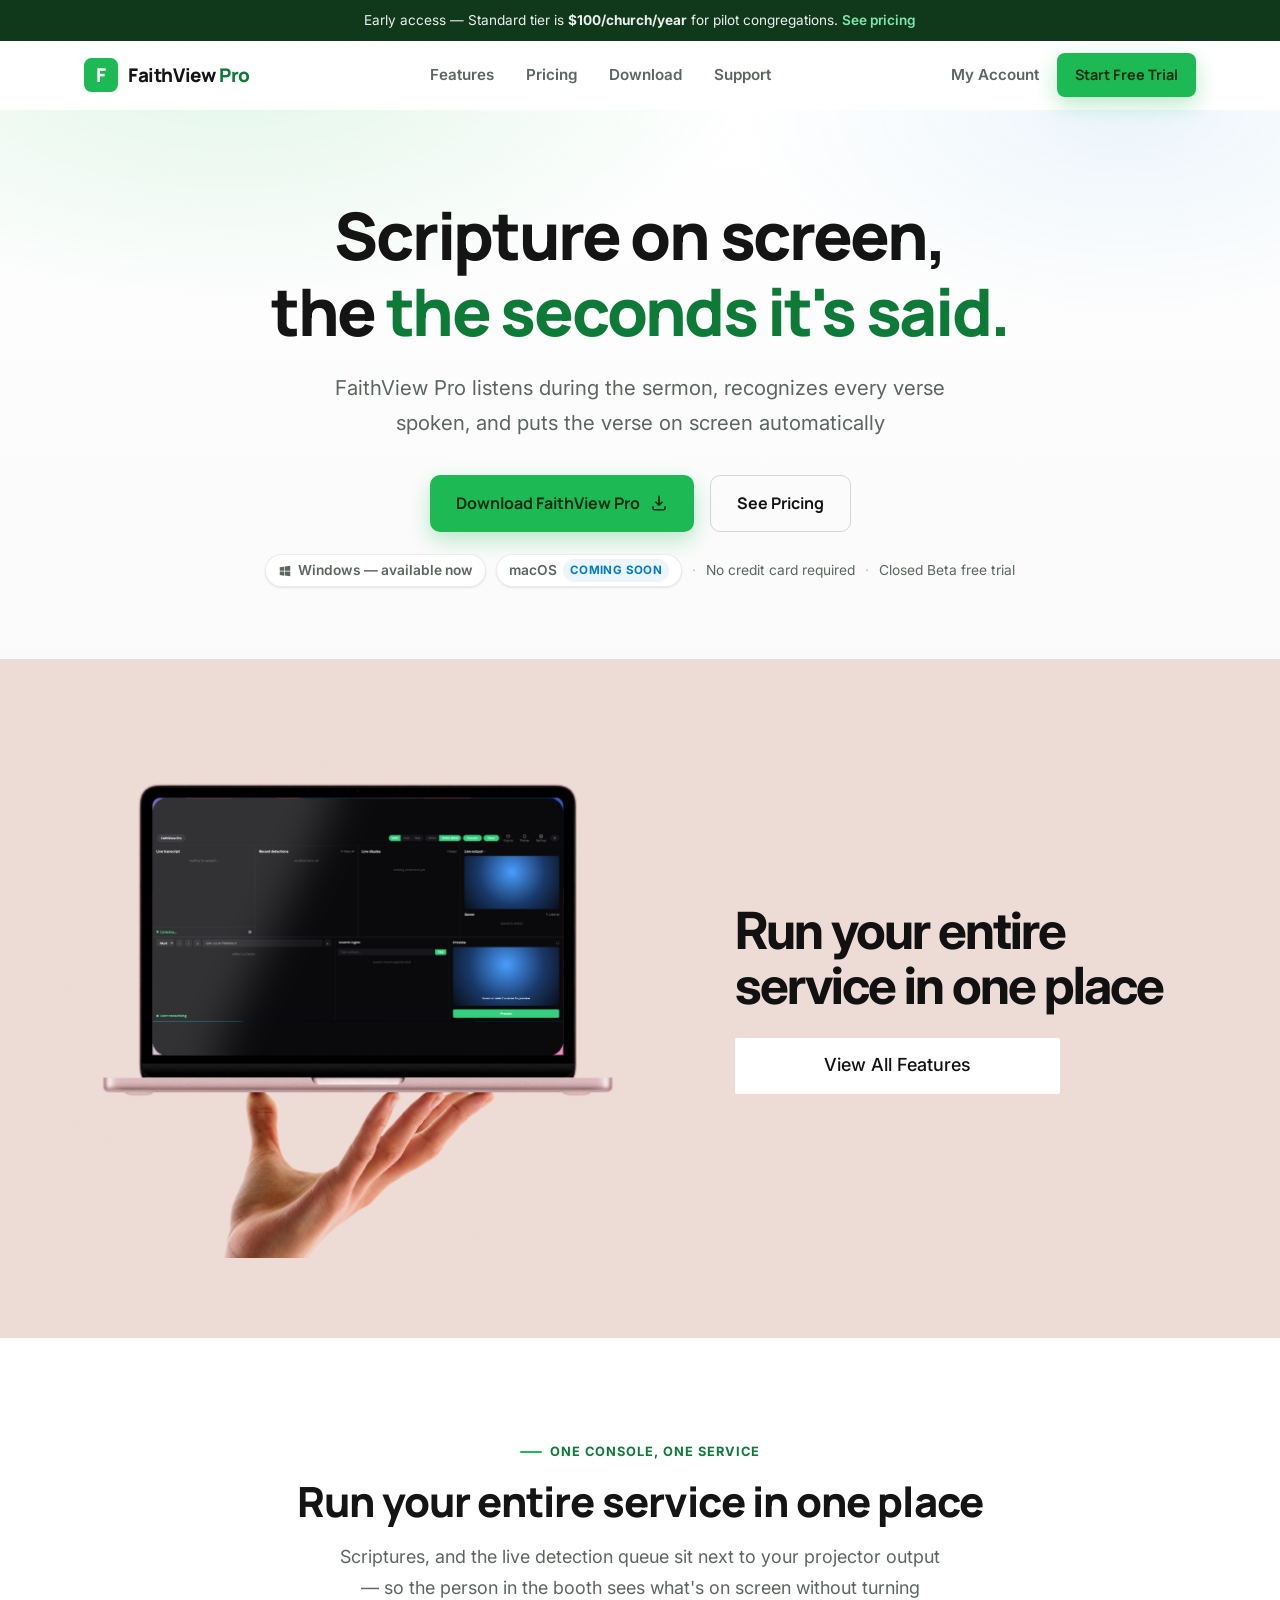
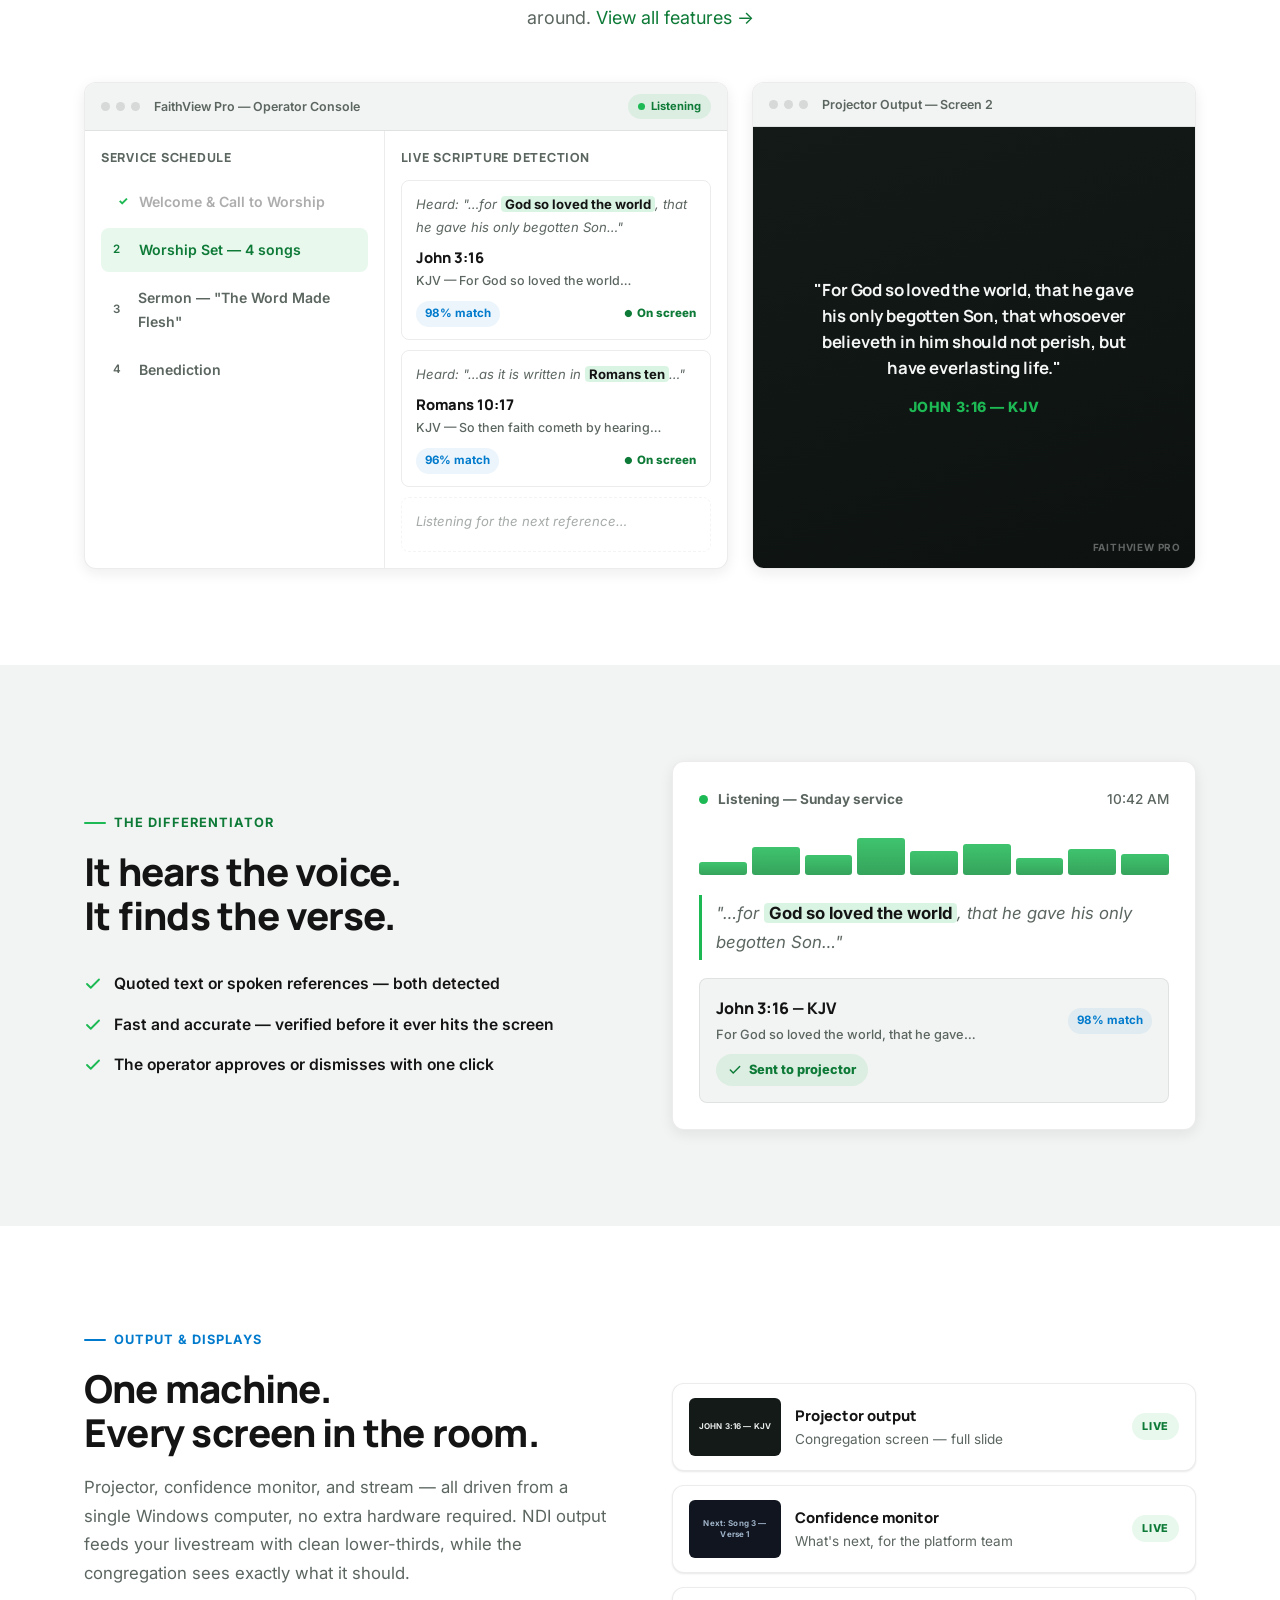
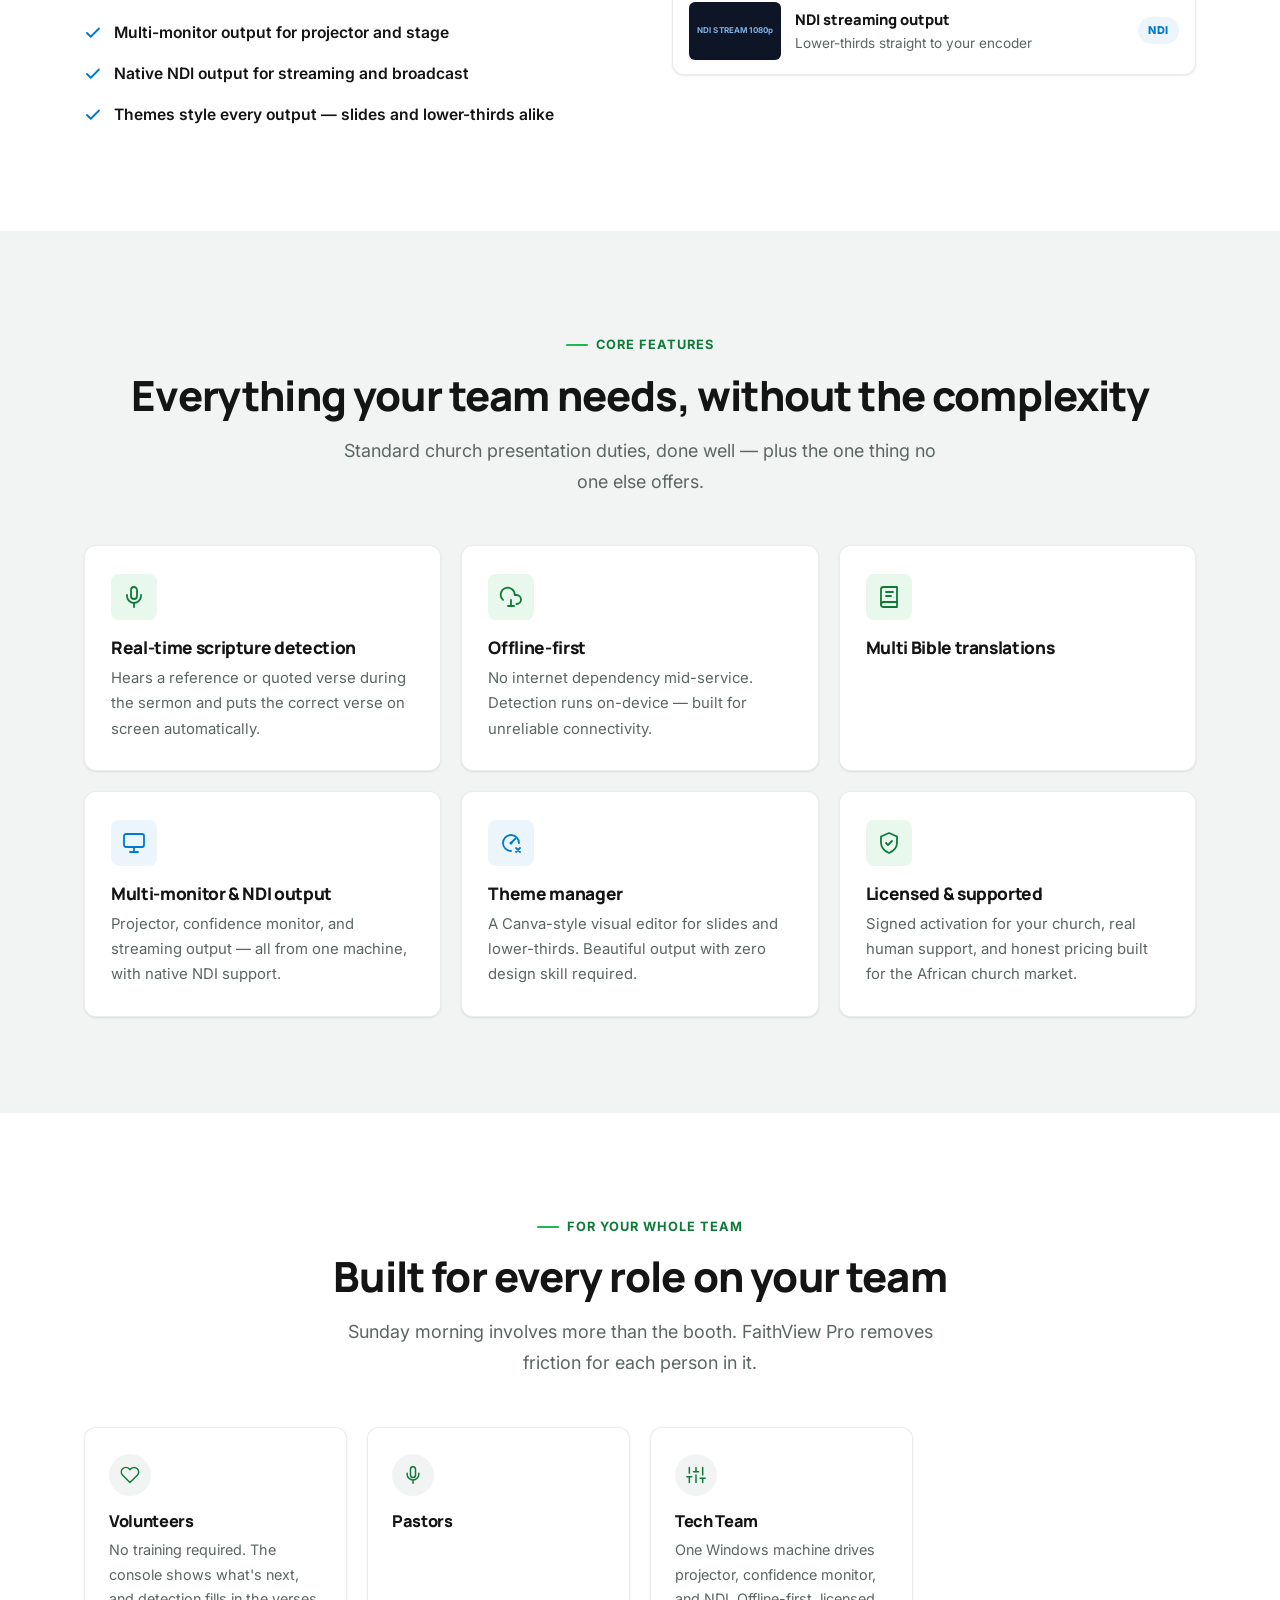
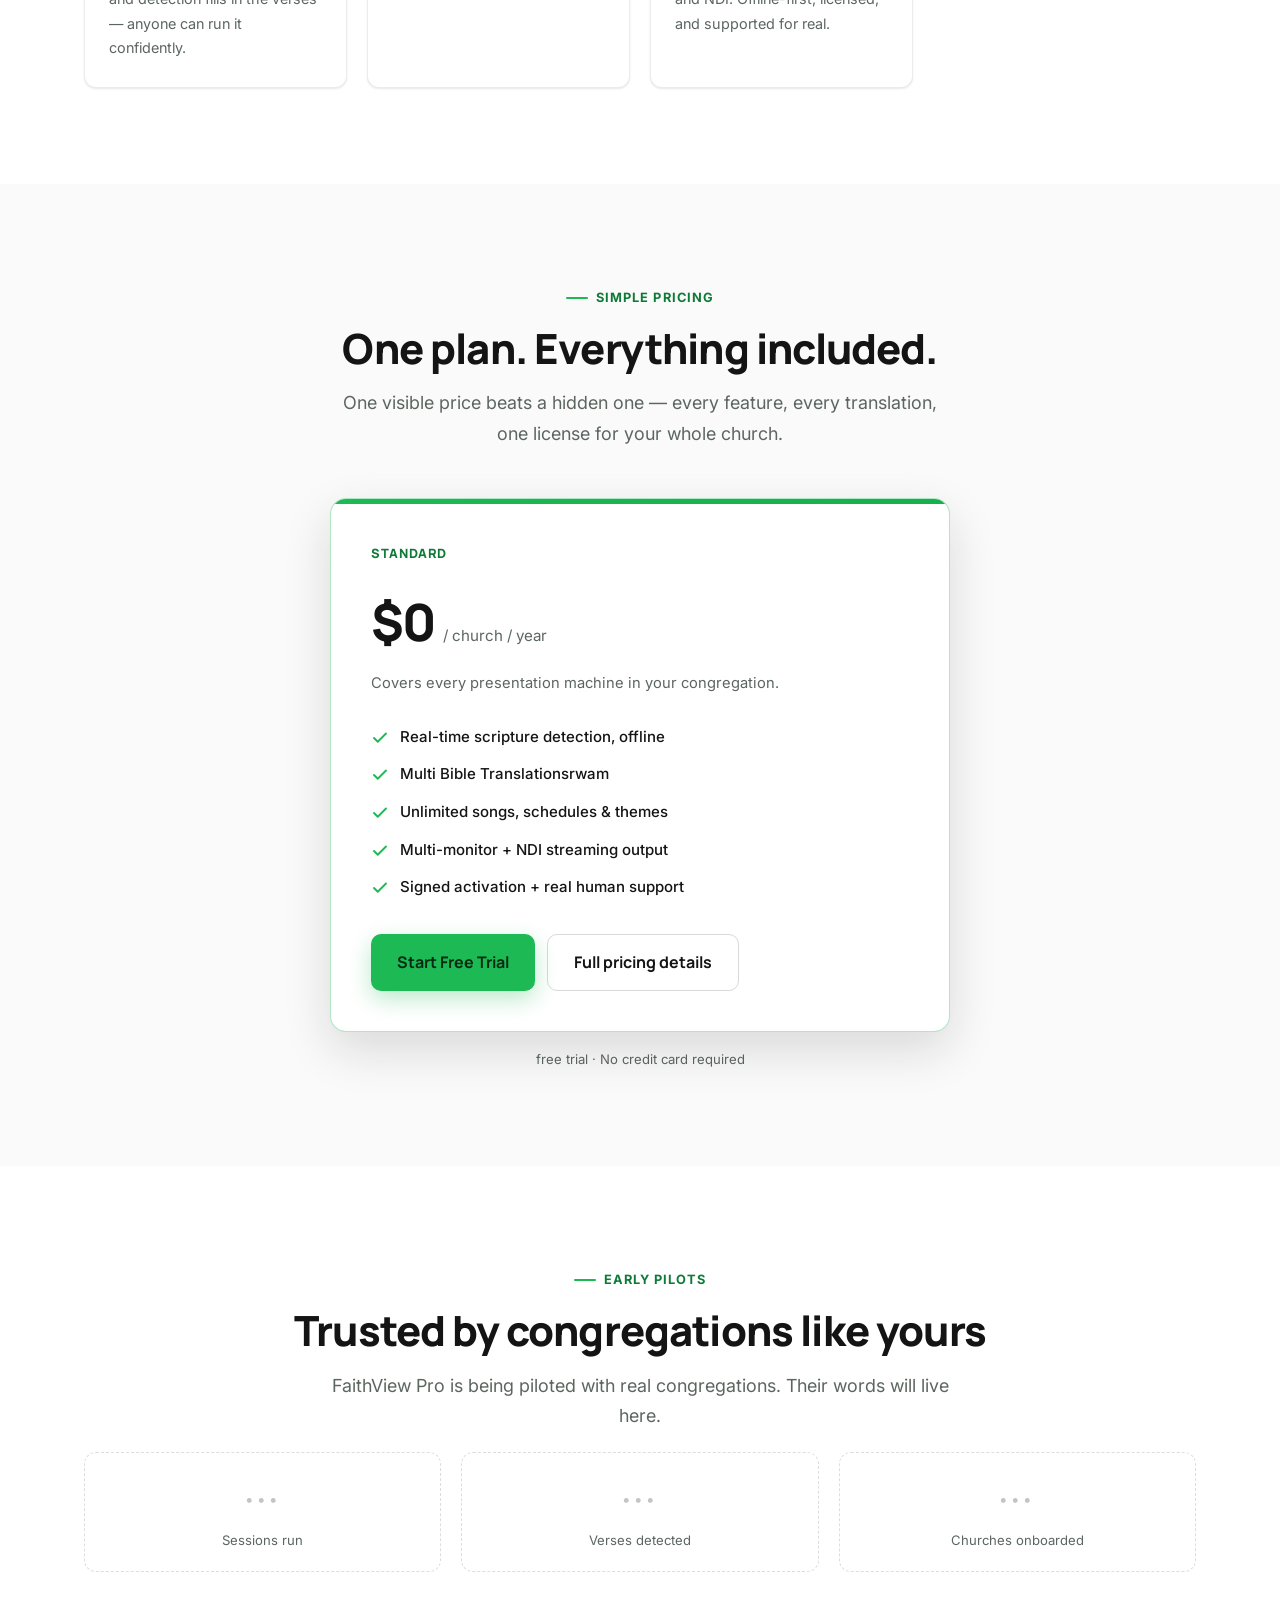
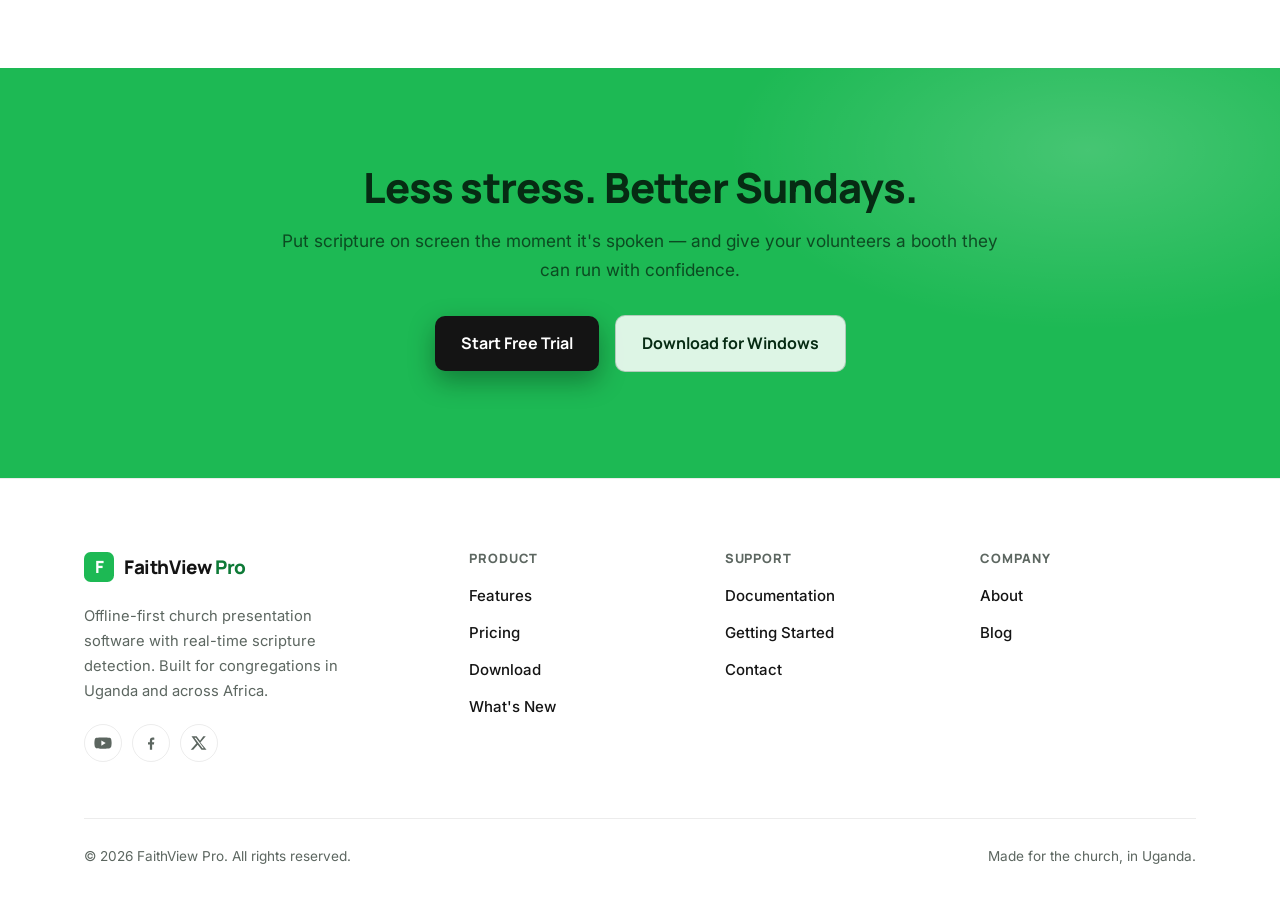
<file: index.html>
<!DOCTYPE html>
<html lang="en">
<head>
  <meta charset="UTF-8">
  <meta name="viewport" content="width=device-width, initial-scale=1.0">
  <title>FaithView Pro — Scripture on screen, the moment it's spoken</title>
  <meta name="description" content="FaithView Pro is the offline-first church presentation app with real-time AI scripture detection. Built for volunteers, worship leaders, pastors, and tech teams. $100/church/year.">
  <link rel="icon" href="data:image/svg+xml,%3Csvg xmlns='http://www.w3.org/2000/svg' viewBox='0 0 64 64'%3E%3Crect width='64' height='64' rx='14' fill='%231DB954'/%3E%3Ctext x='32' y='45' font-family='Arial,sans-serif' font-size='36' font-weight='bold' fill='%23ffffff' text-anchor='middle'%3EF%3C/text%3E%3C/svg%3E">
  <link rel="preconnect" href="https://fonts.googleapis.com">
  <link rel="preconnect" href="https://fonts.gstatic.com" crossorigin>
  <link href="https://fonts.googleapis.com/css2?family=Inter:wght@400;500;600&family=Manrope:wght@500;700;800&display=swap" rel="stylesheet">
  <link rel="stylesheet" href="assets/css/styles.css">
</head>
<body>

  <div class="announcement">
    Early access — Standard tier is <strong>$100/church/year</strong> for pilot congregations. <a href="pricing.html">See pricing</a>
  </div>

  <header class="site-header" id="siteHeader">
    <div class="container nav">
      <a class="brand" href="index.html" aria-label="FaithView Pro home">
        <svg class="brand-mark" width="34" height="34" viewBox="0 0 64 64" aria-hidden="true">
          <rect width="64" height="64" rx="14" fill="#1DB954"></rect>
          <text x="32" y="45" font-family="Manrope, Arial, sans-serif" font-size="36" font-weight="800" fill="#ffffff" text-anchor="middle">F</text>
        </svg>
        <span class="brand-name">FaithView <em>Pro</em></span>
      </a>
      <nav aria-label="Primary">
        <ul class="nav-links">
          <li><a href="features.html">Features</a></li>
          <li><a href="pricing.html">Pricing</a></li>
          <li><a href="download.html">Download</a></li>
          <li><a href="support.html">Support</a></li>
        </ul>
      </nav>
      <div class="nav-cta">
        <a class="nav-signin" href="#">My Account</a>
        <a class="btn btn-primary btn-sm" href="download.html">Start Free Trial</a>
        <button class="nav-toggle" id="navToggle" aria-label="Open menu" aria-expanded="false" aria-controls="mobileMenu">
          <svg width="24" height="24" viewBox="0 0 24 24" fill="none" stroke="currentColor" stroke-width="2" stroke-linecap="round" aria-hidden="true"><path d="M4 7h16M4 12h16M4 17h16"></path></svg>
        </button>
      </div>
    </div>
    <div class="mobile-menu" id="mobileMenu">
      <a href="features.html">Features</a>
      <a href="pricing.html">Pricing</a>
      <a href="download.html">Download</a>
      <a href="support.html">Support</a>
      <a href="#">My Account</a>
      <a class="btn btn-primary" href="download.html">Start Free Trial</a>
    </div>
  </header>

  <main>
    <section class="hero">
      <div class="container">
        <div class="hero-inner">
   
          <h1>Scripture on screen,<br>the <span class="accent">the seconds it's said.</span></h1>
          <p class="hero-sub">FaithView Pro listens during the sermon, recognizes every verse spoken, and puts the verse on screen automatically</p>
          <div class="hero-ctas">
            <a class="btn btn-primary" href="download.html">
              Download FaithView Pro
              <svg width="18" height="18" viewBox="0 0 24 24" fill="none" stroke="currentColor" stroke-width="2.2" stroke-linecap="round" stroke-linejoin="round" aria-hidden="true"><path d="M12 3v12m0 0 4-4m-4 4-4-4M4 17v2a2 2 0 0 0 2 2h12a2 2 0 0 0 2-2v-2"></path></svg>
            </a>
            <a class="btn btn-outline" href="pricing.html">See Pricing</a>
          </div>
          <div class="hero-trust">
            <span class="os-chip">
              <svg width="14" height="14" viewBox="0 0 24 24" fill="currentColor" aria-hidden="true"><path d="M3 5.6 10.4 4.5v7.1H3V5.6Zm8.5-1.3L21 3v8.6h-9.5V4.3ZM3 13h7.4v7.1L3 19V13Zm8.5 0H21V21l-9.5-1.3V13Z"></path></svg>
              Windows — available now
            </span>
            <span class="os-chip soon">macOS <em>Coming soon</em></span>
            <span class="sep">·</span>
            <span>No credit card required</span>
            <span class="sep">·</span>
            <span>Closed Beta free trial</span>
          </div>
        </div>
      </div>
    </section>

    <section class="service-section">
      <div class="service-content">
        <div class="service-content__media">
          <img
            src="assets/img/faithview-pro-macbook-mockup.png"
            alt="FaithView Pro running on a laptop and phone"
            class="service-content__image"
          />
        </div>

        <div class="service-content__column">
          <h2>
            Run your entire
            <br />
            service in one place
          </h2>



          <a href="#features" class="service-content__button">
            View All Features
          </a>
        </div>
      </div>
    </section>

    <section class="section" id="workspace">
      <div class="container">
        <div class="center reveal">
          <span class="eyebrow">One console, one service</span>
          <h2 class="section-title">Run your entire service in one place</h2>
          <p class="section-lead">Scriptures, and the live detection queue sit next to your projector output — so the person in the booth sees what's on screen without turning around. <a href="features.html">View all features →</a></p>
        </div>
        <div class="workspace-mock reveal">
          <div class="mock-window">
            <div class="mock-titlebar">
              <span class="dots"><span></span><span></span><span></span></span>
              FaithView Pro — Operator Console
              <span class="live-tag">Listening</span>
            </div>
            <div class="console-body">
              <div class="mock-pane">
                <div class="mock-pane-title">Service Schedule</div>
                <div class="sched-item done"><span class="num">1</span> Welcome &amp; Call to Worship</div>
                <div class="sched-item live"><span class="num">2</span> Worship Set — 4 songs</div>
                <div class="sched-item"><span class="num">3</span> Sermon — "The Word Made Flesh"</div>
                <div class="sched-item"><span class="num">4</span> Benediction</div>
              </div>
              <div class="mock-pane">
                <div class="mock-pane-title">Live Scripture Detection</div>
                <div class="feed-item">
                  <div class="heard">Heard: "…for <b>God so loved the world</b>, that he gave his only begotten Son…"</div>
                  <div class="feed-result">
                    <span class="feed-verse">John 3:16 <small>KJV — For God so loved the world…</small></span>
                    <span class="feed-conf">98% match</span>
                    <span class="feed-status">On screen</span>
                  </div>
                </div>
                <div class="feed-item">
                  <div class="heard">Heard: "…as it is written in <b>Romans ten</b>…"</div>
                  <div class="feed-result">
                    <span class="feed-verse">Romans 10:17 <small>KJV — So then faith cometh by hearing…</small></span>
                    <span class="feed-conf">96% match</span>
                    <span class="feed-status">On screen</span>
                  </div>
                </div>
                <div class="feed-item pending">
                  <div class="heard">Listening for the next reference…</div>
                </div>
              </div>
            </div>
          </div>
          <div class="mock-window">
            <div class="mock-titlebar">
              <span class="dots"><span></span><span></span><span></span></span>
              Projector Output — Screen 2
            </div>
            <div class="projector-slide">
              <p class="verse">"For God so loved the world, that he gave his only begotten Son, that whosoever believeth in him should not perish, but have everlasting life."</p>
              <p class="ref">JOHN 3:16 — KJV</p>
              <span class="tag">FaithView Pro</span>
            </div>
          </div>
        </div>
      </div>
    </section>

    <section class="section section-alt">
      <div class="container">
        <div class="showcase reveal">
          <div>
            <span class="eyebrow">The differentiator</span>
            <h2>It hears the voice.<br>It finds the verse.</h2>
            
            <ul class="showcase-list">
              <li><svg width="18" height="18" viewBox="0 0 24 24" fill="none" stroke="#1DB954" stroke-width="2.5" stroke-linecap="round" stroke-linejoin="round" aria-hidden="true"><path d="M20 6 9 17l-5-5"></path></svg> Quoted text or spoken references — both detected</li>
              <li><svg width="18" height="18" viewBox="0 0 24 24" fill="none" stroke="#1DB954" stroke-width="2.5" stroke-linecap="round" stroke-linejoin="round" aria-hidden="true"><path d="M20 6 9 17l-5-5"></path></svg> Fast and accurate — verified before it ever hits the screen</li>
              <li><svg width="18" height="18" viewBox="0 0 24 24" fill="none" stroke="#1DB954" stroke-width="2.5" stroke-linecap="round" stroke-linejoin="round" aria-hidden="true"><path d="M20 6 9 17l-5-5"></path></svg> The operator approves or dismisses with one click</li>
            </ul>
          </div>
          <div class="showcase-visual">
            <div class="detect-mock">
              <div class="detect-mock-head"><span class="pulse"></span> Listening — Sunday service <span class="time">10:42 AM</span></div>
              <div class="equalizer" aria-hidden="true"><span></span><span></span><span></span><span></span><span></span><span></span><span></span><span></span><span></span></div>
              <p class="detect-transcript">"…for <b>God so loved the world</b>, that he gave his only begotten Son…"</p>
              <div class="detect-match">
                <div class="detect-match-top">
                  <span class="detect-match-verse">John 3:16 — KJV<small>For God so loved the world, that he gave…</small></span>
                  <span class="detect-conf feed-conf">98% match</span>
                </div>
                <span class="detect-sent"><svg width="14" height="14" viewBox="0 0 24 24" fill="none" stroke="currentColor" stroke-width="2.5" stroke-linecap="round" stroke-linejoin="round" aria-hidden="true"><path d="M20 6 9 17l-5-5"></path></svg> Sent to projector</span>
              </div>
            </div>
          </div>
        </div>
      </div>
    </section>

    <section class="section">
      <div class="container">
        <div class="showcase flip reveal">
          <div class="showcase-visual">
            <div class="outputs-mock">
              <div class="output-tile">
                <div class="screen">JOHN 3:16 — KJV</div>
                <div class="meta"><b>Projector output</b><span>Congregation screen — full slide</span></div>
                <span class="badge-live">Live</span>
              </div>
              <div class="output-tile">
                <div class="screen confidence">Next: Song 3 — Verse 1</div>
                <div class="meta"><b>Confidence monitor</b><span>What's next, for the platform team</span></div>
                <span class="badge-live">Live</span>
              </div>
              <div class="output-tile">
                <div class="screen ndi">NDI STREAM 1080p</div>
                <div class="meta"><b>NDI streaming output</b><span>Lower-thirds straight to your encoder</span></div>
                <span class="badge-live is-blue">NDI</span>
              </div>
            </div>
          </div>
          <div>
            <span class="eyebrow is-blue">Output &amp; displays</span>
            <h2>One machine.<br>Every screen in the room.</h2>
            <p>Projector, confidence monitor, and stream — all driven from a single Windows computer, no extra hardware required. NDI output feeds your livestream with clean lower-thirds, while the congregation sees exactly what it should.</p>
            <ul class="showcase-list">
              <li><svg width="18" height="18" viewBox="0 0 24 24" fill="none" stroke="#007ACC" stroke-width="2.5" stroke-linecap="round" stroke-linejoin="round" aria-hidden="true"><path d="M20 6 9 17l-5-5"></path></svg> Multi-monitor output for projector and stage</li>
              <li><svg width="18" height="18" viewBox="0 0 24 24" fill="none" stroke="#007ACC" stroke-width="2.5" stroke-linecap="round" stroke-linejoin="round" aria-hidden="true"><path d="M20 6 9 17l-5-5"></path></svg> Native NDI output for streaming and broadcast</li>
              <li><svg width="18" height="18" viewBox="0 0 24 24" fill="none" stroke="#007ACC" stroke-width="2.5" stroke-linecap="round" stroke-linejoin="round" aria-hidden="true"><path d="M20 6 9 17l-5-5"></path></svg> Themes style every output — slides and lower-thirds alike</li>
            </ul>
          </div>
        </div>
      </div>
    </section>

    <section class="section section-alt" id="features">
      <div class="container">
        <div class="center reveal">
          <span class="eyebrow">Core features</span>
          <h2 class="section-title">Everything your team needs, without the complexity</h2>
          <p class="section-lead">Standard church presentation duties, done well — plus the one thing no one else offers.</p>
        </div>
        <div class="cards-grid">
          <div class="card reveal">
            <div class="card-icon">
              <svg width="24" height="24" viewBox="0 0 24 24" fill="none" stroke="currentColor" stroke-width="1.8" stroke-linecap="round" stroke-linejoin="round" aria-hidden="true"><path d="M12 2a3 3 0 0 0-3 3v6a3 3 0 0 0 6 0V5a3 3 0 0 0-3-3Z"></path><path d="M19 10v1a7 7 0 0 1-14 0v-1"></path><path d="M12 18v4"></path></svg>
            </div>
            <h3>Real-time scripture detection</h3>
            <p>Hears a reference or quoted verse during the sermon and puts the correct verse on screen automatically.</p>
          </div>
          <div class="card reveal reveal-d1">
            <div class="card-icon">
              <svg width="24" height="24" viewBox="0 0 24 24" fill="none" stroke="currentColor" stroke-width="1.8" stroke-linecap="round" stroke-linejoin="round" aria-hidden="true"><path d="M17.5 19a4.5 4.5 0 0 0 0-9h-1.8A7 7 0 1 0 4 14.9"></path><path d="M9 21h6"></path><path d="M12 15v6"></path></svg>
            </div>
            <h3>Offline-first</h3>
            <p>No internet dependency mid-service. Detection runs on-device — built for unreliable connectivity.</p>
          </div>
          <div class="card reveal reveal-d2">
            <div class="card-icon">
              <svg width="24" height="24" viewBox="0 0 24 24" fill="none" stroke="currentColor" stroke-width="1.8" stroke-linecap="round" stroke-linejoin="round" aria-hidden="true"><path d="M4 19.5A2.5 2.5 0 0 1 6.5 17H20V2H6.5A2.5 2.5 0 0 0 4 4.5v15Z"></path><path d="M4 19.5A2.5 2.5 0 0 0 6.5 22H20v-5"></path><path d="M9 7h7M9 11h5"></path></svg>
            </div>
            <h3>Multi Bible translations</h3>
            <p></p>
          </div>
          <div class="card reveal">
            <div class="card-icon is-blue">
              <svg width="24" height="24" viewBox="0 0 24 24" fill="none" stroke="currentColor" stroke-width="1.8" stroke-linecap="round" stroke-linejoin="round" aria-hidden="true"><rect x="2" y="3" width="20" height="13" rx="2"></rect><path d="M8 21h8M12 16v5"></path></svg>
            </div>
            <h3>Multi-monitor &amp; NDI output</h3>
            <p>Projector, confidence monitor, and streaming output — all from one machine, with native NDI support.</p>
          </div>
          <div class="card reveal reveal-d1">
            <div class="card-icon is-blue">
              <svg width="24" height="24" viewBox="0 0 24 24" fill="none" stroke="currentColor" stroke-width="1.8" stroke-linecap="round" stroke-linejoin="round" aria-hidden="true"><path d="M12 20a8 8 0 1 1 8-8"></path><path d="M12 12l4.5-4.5"></path><circle cx="12" cy="12" r="1.5" fill="currentColor" stroke="none"></circle><path d="M17 17l4 4M21 17l-4 4"></path></svg>
            </div>
            <h3>Theme manager</h3>
            <p>A Canva-style visual editor for slides and lower-thirds. Beautiful output with zero design skill required.</p>
          </div>
          <div class="card reveal reveal-d2">
            <div class="card-icon">
              <svg width="24" height="24" viewBox="0 0 24 24" fill="none" stroke="currentColor" stroke-width="1.8" stroke-linecap="round" stroke-linejoin="round" aria-hidden="true"><path d="M12 2 4 5.5v6c0 5 3.4 8.6 8 10.5 4.6-1.9 8-5.5 8-10.5v-6L12 2Z"></path><path d="m9 12 2 2 4-4"></path></svg>
            </div>
            <h3>Licensed &amp; supported</h3>
            <p>Signed activation for your church, real human support, and honest pricing built for the African church market.</p>
          </div>
        </div>
      </div>
    </section>

    <section class="section" id="roles">
      <div class="container">
        <div class="center reveal">
          <span class="eyebrow">For your whole team</span>
          <h2 class="section-title">Built for every role on your team</h2>
          <p class="section-lead">Sunday morning involves more than the booth. FaithView Pro removes friction for each person in it.</p>
        </div>
        <div class="roles-grid">
          <div class="role-card reveal">
            <div class="role-icon">
              <svg width="20" height="20" viewBox="0 0 24 24" fill="none" stroke="currentColor" stroke-width="1.8" stroke-linecap="round" stroke-linejoin="round" aria-hidden="true"><path d="M20.8 4.6a5.5 5.5 0 0 0-7.8 0L12 5.7l-1-1.1a5.5 5.5 0 0 0-7.8 7.8L12 21l8.8-8.6a5.5 5.5 0 0 0 0-7.8Z"></path></svg>
            </div>
            <h3>Volunteers</h3>
            <p>No training required. The console shows what's next, and detection fills in the verses — anyone can run it confidently.</p>
          </div>
  
          <div class="role-card reveal reveal-d2">
            <div class="role-icon">
              <svg width="20" height="20" viewBox="0 0 24 24" fill="none" stroke="currentColor" stroke-width="1.8" stroke-linecap="round" stroke-linejoin="round" aria-hidden="true"><path d="M12 2a3 3 0 0 0-3 3v7a3 3 0 0 0 6 0V5a3 3 0 0 0-3-3Z"></path><path d="M19 10v1a7 7 0 0 1-14 0v-1"></path><path d="M12 18v4"></path></svg>
            </div>
            <h3>Pastors</h3>
       
          </div>
          <div class="role-card reveal reveal-d3">
            <div class="role-icon">
              <svg width="20" height="20" viewBox="0 0 24 24" fill="none" stroke="currentColor" stroke-width="1.8" stroke-linecap="round" stroke-linejoin="round" aria-hidden="true"><path d="M4 21v-7M4 10V3M12 21v-9M12 8V3M20 21v-5M20 12V3"></path><path d="M1 14h6M9 8h6M17 16h6"></path></svg>
            </div>
            <h3>Tech Team</h3>
            <p>One Windows machine drives projector, confidence monitor, and NDI. Offline-first, licensed, and supported for real.</p>
          </div>
        </div>
      </div>
    </section>

    <section class="section section-soft" id="pricing">
      <div class="container">
        <div class="center reveal">
          <span class="eyebrow">Simple pricing</span>
          <h2 class="section-title">One plan. Everything included.</h2>
          <p class="section-lead">One visible price beats a hidden one — every feature, every translation, one license for your whole church.</p>
        </div>
        <div class="pricing-teaser reveal">
          <div class="price-card">
            <span class="price-tier">Standard</span>
            <div class="price-row"><span class="amount">$0</span><span class="per">/ church / year</span></div>
            <p class="price-note">Covers every presentation machine in your congregation.</p>
            <ul class="price-includes">
              <li><svg width="18" height="18" viewBox="0 0 24 24" fill="none" stroke="#1DB954" stroke-width="2.5" stroke-linecap="round" stroke-linejoin="round" aria-hidden="true"><path d="M20 6 9 17l-5-5"></path></svg> Real-time scripture detection, offline</li>
              <li><svg width="18" height="18" viewBox="0 0 24 24" fill="none" stroke="#1DB954" stroke-width="2.5" stroke-linecap="round" stroke-linejoin="round" aria-hidden="true"><path d="M20 6 9 17l-5-5"></path></svg> Multi Bible Translationsrwam</li>
              <li><svg width="18" height="18" viewBox="0 0 24 24" fill="none" stroke="#1DB954" stroke-width="2.5" stroke-linecap="round" stroke-linejoin="round" aria-hidden="true"><path d="M20 6 9 17l-5-5"></path></svg> Unlimited songs, schedules &amp; themes</li>
              <li><svg width="18" height="18" viewBox="0 0 24 24" fill="none" stroke="#1DB954" stroke-width="2.5" stroke-linecap="round" stroke-linejoin="round" aria-hidden="true"><path d="M20 6 9 17l-5-5"></path></svg> Multi-monitor + NDI streaming output</li>
              <li><svg width="18" height="18" viewBox="0 0 24 24" fill="none" stroke="#1DB954" stroke-width="2.5" stroke-linecap="round" stroke-linejoin="round" aria-hidden="true"><path d="M20 6 9 17l-5-5"></path></svg> Signed activation + real human support</li>
            </ul>
            <div class="price-ctas">
              <a class="btn btn-primary" href="download.html">Start Free Trial</a>
              <a class="btn btn-outline" href="pricing.html">Full pricing details</a>
            </div>
          </div>
          <p class="price-fineprint"> free trial · No credit card required</p>
        </div>
      </div>
    </section>

    <section class="section" id="social-proof">
      <div class="container">
        <div class="center reveal">
          <span class="eyebrow">Early pilots</span>
          <h2 class="section-title">Trusted by congregations like yours</h2>
          <p class="section-lead">FaithView Pro is being piloted with real congregations. Their words will live here.</p>
        </div>
        <!-- TODO: replace with real testimonials from the Rwampara pilot congregation once available — do not ship placeholder text to production -->
<!--      <div class="placeholder-grid">
          <div class="quote-placeholder reveal">
            <span class="ph-tag">// TODO</span>
            <p>Testimonial from the Rwampara pilot congregation will appear here.</p>
          </div>
          <div class="quote-placeholder reveal reveal-d1">
            <span class="ph-tag">// TODO</span>
            <p>Testimonial from a volunteer operator will appear here.</p>
          </div>
          <div class="quote-placeholder reveal reveal-d2">
            <span class="ph-tag">// TODO</span>
            <p>Testimonial from a lead pastor will appear here.</p>
          </div>
        </div>-->  
        <!-- TODO: replace with real pilot numbers (sessions run, verses detected, churches onboarded) once measured -->
        <div class="stats-placeholder">
          <div class="stat-placeholder"><div class="value">···</div><div class="label">Sessions run</div></div>
          <div class="stat-placeholder"><div class="value">···</div><div class="label">Verses detected</div></div>
          <div class="stat-placeholder"><div class="value">···</div><div class="label">Churches onboarded</div></div>
        </div>
      </div>
    </section>

    <section class="section cta-band">
      <div class="container">
        <div class="cta-band-inner reveal">
          <h2>Less stress. Better Sundays.</h2>
          <p>Put scripture on screen the moment it's spoken — and give your volunteers a booth they can run with confidence.</p>
          <a class="btn btn-dark" href="download.html">Start Free Trial</a>
          <a class="btn btn-outline" style="background:rgba(255,255,255,.85); border-color:rgba(6,43,19,.2); color:#062b13;" href="download.html">Download for Windows</a>
        </div>
      </div>
    </section>
  </main>

  <footer class="site-footer">
    <div class="container">
      <div class="footer-grid">
        <div class="footer-brand">
          <a class="brand" href="index.html">
            <svg class="brand-mark" width="30" height="30" viewBox="0 0 64 64" aria-hidden="true">
              <rect width="64" height="64" rx="14" fill="#1DB954"></rect>
              <text x="32" y="45" font-family="Manrope, Arial, sans-serif" font-size="36" font-weight="800" fill="#ffffff" text-anchor="middle">F</text>
            </svg>
            <span class="brand-name">FaithView <em>Pro</em></span>
          </a>
          <p>Offline-first church presentation software with real-time scripture detection. Built for congregations in Uganda and across Africa.</p>
          <!-- TODO: replace with real social profiles when available -->
          <div class="footer-social">
            <a href="#" aria-label="YouTube"><svg width="18" height="18" viewBox="0 0 24 24" fill="currentColor" aria-hidden="true"><path d="M23 7.2a3 3 0 0 0-2.1-2.1C19 4.5 12 4.5 12 4.5s-7 0-8.9.6A3 3 0 0 0 1 7.2 31 31 0 0 0 .5 12 31 31 0 0 0 1 16.8a3 3 0 0 0 2.1 2.1c1.9.6 8.9.6 8.9.6s7 0 8.9-.6a3 3 0 0 0 2.1-2.1A31 31 0 0 0 23.5 12 31 31 0 0 0 23 7.2ZM9.8 15.5v-7l5.8 3.5-5.8 3.5Z"></path></svg></a>
            <a href="#" aria-label="Facebook"><svg width="18" height="18" viewBox="0 0 24 24" fill="currentColor" aria-hidden="true"><path d="M13.5 21v-7h2.4l.4-3h-2.8V9.1c0-.9.2-1.5 1.5-1.5h1.4V4.9c-.3 0-1.2-.1-2.2-.1-2.2 0-3.7 1.3-3.7 3.8V11H8v3h2.5v7h3Z"></path></svg></a>
            <a href="#" aria-label="X"><svg width="18" height="18" viewBox="0 0 24 24" fill="currentColor" aria-hidden="true"><path d="M17.7 3H21l-7.1 8.2L22 21h-6.6l-5.1-6.7L4.3 21H1l7.6-8.8L2 3h6.8l4.6 6.1L17.7 3Zm-1.1 16h1.8L7.8 4.9H5.9L16.6 19Z"></path></svg></a>
          </div>
        </div>
        <div class="footer-col">
          <h4>Product</h4>
          <ul>
            <li><a href="features.html">Features</a></li>
            <li><a href="pricing.html">Pricing</a></li>
            <li><a href="download.html">Download</a></li>
            <!-- TODO: add What's New / changelog page -->
            <li><a href="#">What's New</a></li>
          </ul>
        </div>
        <div class="footer-col">
          <h4>Support</h4>
          <ul>
            <li><a href="support.html">Documentation</a></li>
            <li><a href="support.html#getting-started">Getting Started</a></li>
            <li><a href="support.html#contact">Contact</a></li>
          </ul>
        </div>
        <div class="footer-col">
          <h4>Company</h4>
          <ul>
            <!-- TODO: add About page when ready -->
            <li><a href="#">About</a></li>
            <li><a href="#">Blog</a></li>
          </ul>
        </div>
      </div>
      <div class="footer-bottom">
        <span>© <span id="year">2026</span> FaithView Pro. All rights reserved.</span>
        <span>Made for the church, in Uganda.</span>
      </div>
    </div>
  </footer>

  <script src="assets/js/app.js"></script>
</body>
</html>
</file>
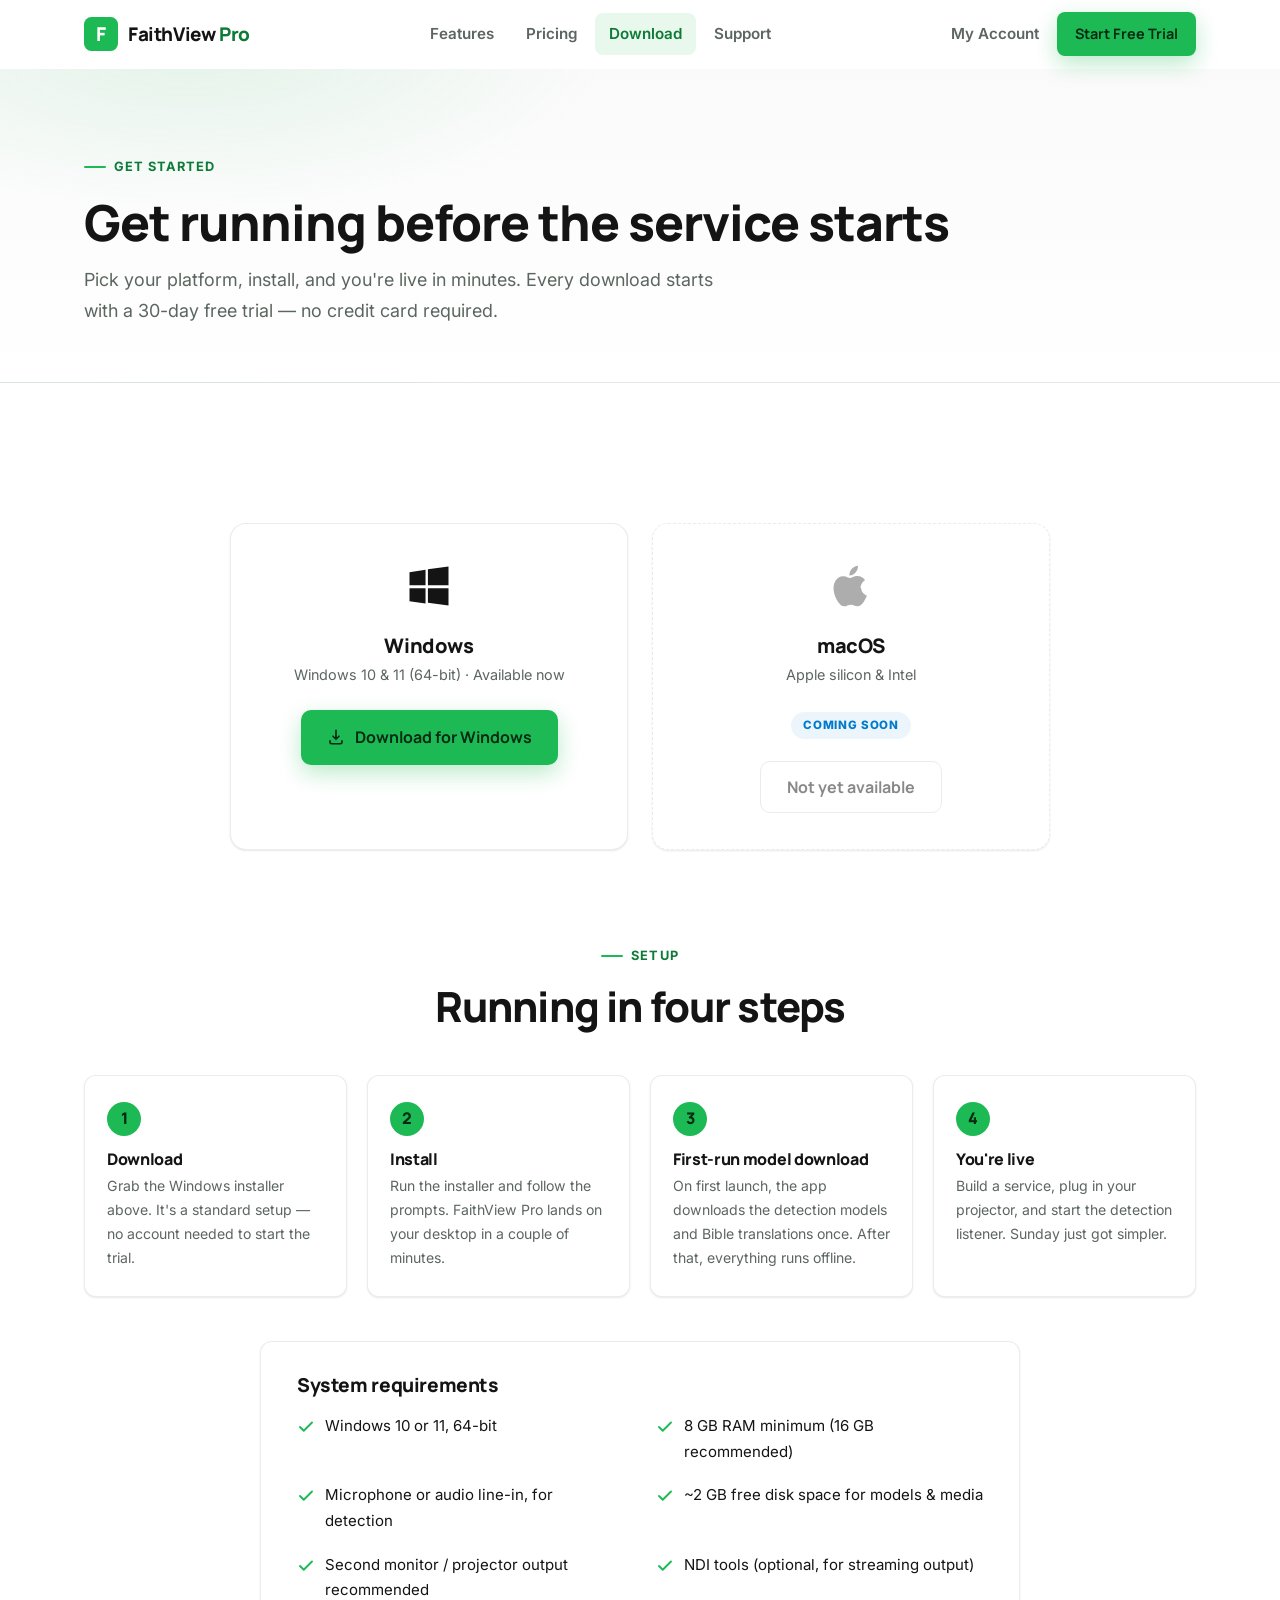
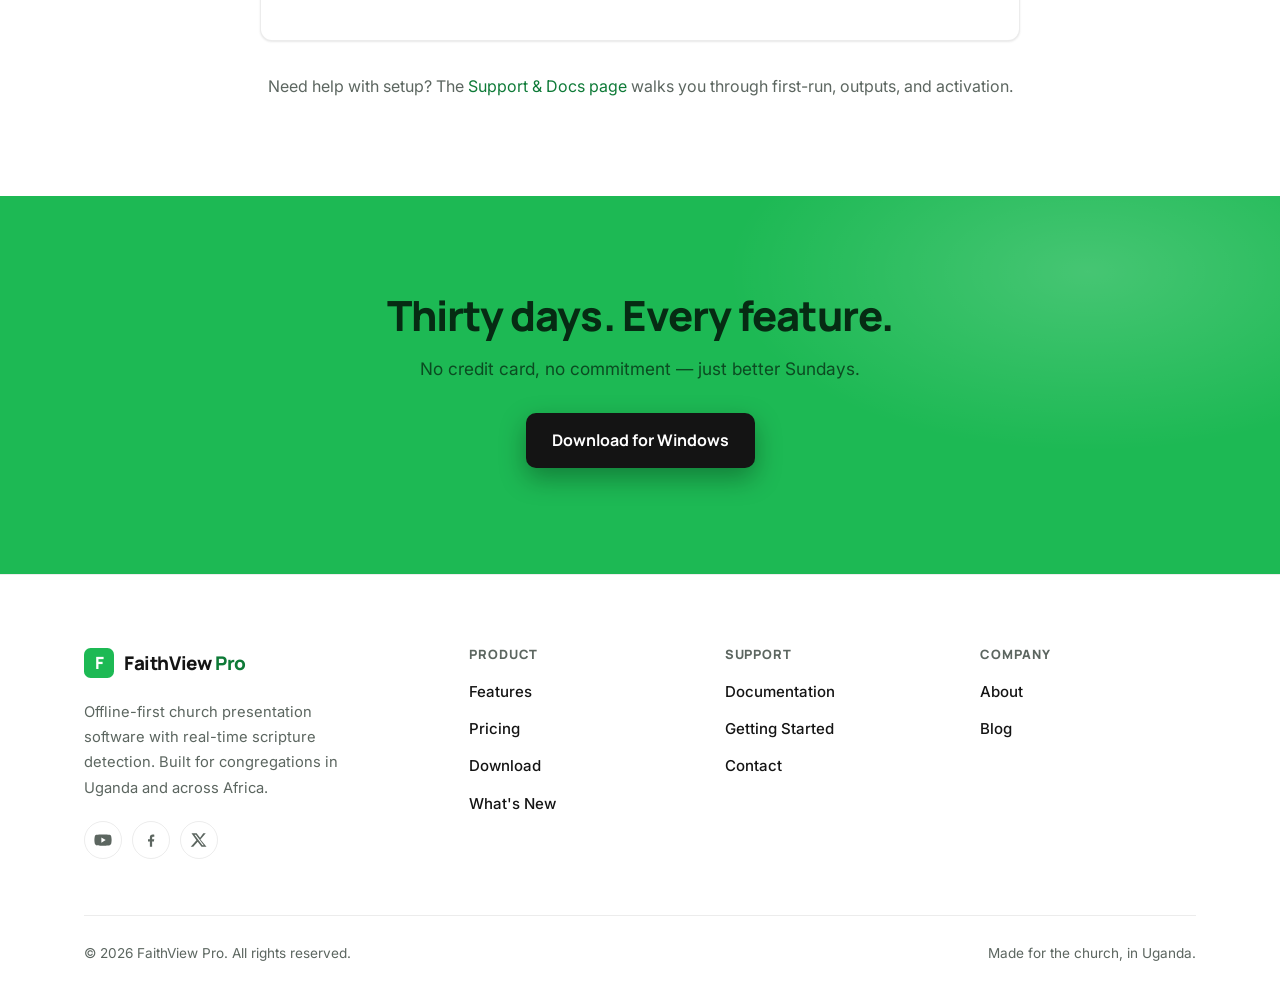
<file: download.html>
<!DOCTYPE html>
<html lang="en">
<head>
  <meta charset="UTF-8">
  <meta name="viewport" content="width=device-width, initial-scale=1.0">
  <title>Download — FaithView Pro</title>
  <meta name="description" content="Download FaithView Pro for Windows and get running in minutes. 30-day free trial, no credit card required. macOS coming soon.">
  <link rel="icon" href="data:image/svg+xml,%3Csvg xmlns='http://www.w3.org/2000/svg' viewBox='0 0 64 64'%3E%3Crect width='64' height='64' rx='14' fill='%231DB954'/%3E%3Ctext x='32' y='45' font-family='Arial,sans-serif' font-size='36' font-weight='bold' fill='%23ffffff' text-anchor='middle'%3EF%3C/text%3E%3C/svg%3E">
  <link rel="preconnect" href="https://fonts.googleapis.com">
  <link rel="preconnect" href="https://fonts.gstatic.com" crossorigin>
  <link href="https://fonts.googleapis.com/css2?family=Inter:wght@400;500;600&family=Manrope:wght@500;700;800&display=swap" rel="stylesheet">
  <link rel="stylesheet" href="assets/css/styles.css">
</head>
<body>

  <header class="site-header" id="siteHeader">
    <div class="container nav">
      <a class="brand" href="index.html" aria-label="FaithView Pro home">
        <svg class="brand-mark" width="34" height="34" viewBox="0 0 64 64" aria-hidden="true">
          <rect width="64" height="64" rx="14" fill="#1DB954"></rect>
          <text x="32" y="45" font-family="Manrope, Arial, sans-serif" font-size="36" font-weight="800" fill="#ffffff" text-anchor="middle">F</text>
        </svg>
        <span class="brand-name">FaithView <em>Pro</em></span>
      </a>
      <nav aria-label="Primary">
        <ul class="nav-links">
          <li><a href="features.html">Features</a></li>
          <li><a href="pricing.html">Pricing</a></li>
          <li><a href="download.html" class="active">Download</a></li>
          <li><a href="support.html">Support</a></li>
        </ul>
      </nav>
      <div class="nav-cta">
        <a class="nav-signin" href="#">My Account</a>
        <a class="btn btn-primary btn-sm" href="download.html">Start Free Trial</a>
        <button class="nav-toggle" id="navToggle" aria-label="Open menu" aria-expanded="false" aria-controls="mobileMenu">
          <svg width="24" height="24" viewBox="0 0 24 24" fill="none" stroke="currentColor" stroke-width="2" stroke-linecap="round" aria-hidden="true"><path d="M4 7h16M4 12h16M4 17h16"></path></svg>
        </button>
      </div>
    </div>
    <div class="mobile-menu" id="mobileMenu">
      <a href="features.html">Features</a>
      <a href="pricing.html">Pricing</a>
      <a href="download.html" class="active">Download</a>
      <a href="support.html">Support</a>
      <a href="#">My Account</a>
      <a class="btn btn-primary" href="download.html">Start Free Trial</a>
    </div>
  </header>

  <main>
    <section class="page-hero">
      <div class="container">
        <span class="eyebrow">Get started</span>
        <h1>Get running before the service starts</h1>
        <p class="section-lead">Pick your platform, install, and you're live in minutes. Every download starts with a 30-day free trial — no credit card required.</p>
      </div>
    </section>

    <section class="section">
      <div class="container">
        <div class="os-grid reveal">
          <div class="os-card">
            <div class="os-glyph">
              <svg width="52" height="52" viewBox="0 0 24 24" fill="currentColor" aria-hidden="true"><path d="M3 5.6 10.4 4.5v7.1H3V5.6Zm8.5-1.3L21 3v8.6h-9.5V4.3ZM3 13h7.4v7.1L3 19V13Zm8.5 0H21V21l-9.5-1.3V13Z"></path></svg>
            </div>
            <h3>Windows</h3>
            <p class="os-meta">Windows 10 &amp; 11 (64-bit) · Available now</p>
            <!-- TODO: wire this button to the real Windows installer URL -->
            <a class="btn btn-primary" href="#">
              <svg width="18" height="18" viewBox="0 0 24 24" fill="none" stroke="currentColor" stroke-width="2.2" stroke-linecap="round" stroke-linejoin="round" aria-hidden="true"><path d="M12 3v12m0 0 4-4m-4 4-4-4M4 17v2a2 2 0 0 0 2 2h12a2 2 0 0 0 2-2v-2"></path></svg>
              Download for Windows
            </a>
          </div>
          <div class="os-card soon">
            <div class="os-glyph">
              <svg width="52" height="52" viewBox="0 0 24 24" fill="currentColor" aria-hidden="true"><path d="M16.4 12.9c0-2.4 2-3.6 2.1-3.6-1.1-1.7-2.9-1.9-3.5-1.9-1.5-.1-2.8.9-3.5.9-.7 0-1.8-.9-3-.8-1.6 0-3 .9-3.8 2.3-1.6 2.8-.4 7 1.2 9.3.8 1.1 1.7 2.3 3 2.3 1.2 0 1.6-.8 3.1-.8 1.4 0 1.8.8 3.1.7 1.3 0 2.1-1.1 2.9-2.2.9-1.3 1.3-2.6 1.3-2.7-.1 0-2.6-1-2.6-3.5ZM14.2 5.6c.7-.8 1.1-1.9 1-3-1 0-2.2.7-2.9 1.5-.6.7-1.2 1.9-1 3 1.1.1 2.2-.6 2.9-1.5Z"></path></svg>
            </div>
            <h3>macOS</h3>
            <p class="os-meta">Apple silicon &amp; Intel</p>
            <span class="soon-pill">Coming soon</span>
            <div><button class="btn btn-outline" disabled>Not yet available</button></div>
          </div>
        </div>

        <div class="center reveal" style="margin-top:88px;">
          <span class="eyebrow">Setup</span>
          <h2 class="section-title">Running in four steps</h2>
        </div>
        <div class="steps-grid reveal">
          <div class="step-card">
            <div class="step-num">1</div>
            <h3>Download</h3>
            <p>Grab the Windows installer above. It's a standard setup — no account needed to start the trial.</p>
          </div>
          <div class="step-card">
            <div class="step-num">2</div>
            <h3>Install</h3>
            <p>Run the installer and follow the prompts. FaithView Pro lands on your desktop in a couple of minutes.</p>
          </div>
          <div class="step-card">
            <div class="step-num">3</div>
            <h3>First-run model download</h3>
            <p>On first launch, the app downloads the detection models and Bible translations once. After that, everything runs offline.</p>
          </div>
          <div class="step-card">
            <div class="step-num">4</div>
            <h3>You're live</h3>
            <p>Build a service, plug in your projector, and start the detection listener. Sunday just got simpler.</p>
          </div>
        </div>

        <div class="sysreq reveal">
          <h3 style="font-size:1.2rem; font-weight:800;">System requirements</h3>
          <ul class="sysreq-grid">
            <li><svg width="18" height="18" viewBox="0 0 24 24" fill="none" stroke="#1DB954" stroke-width="2.5" stroke-linecap="round" stroke-linejoin="round" aria-hidden="true"><path d="M20 6 9 17l-5-5"></path></svg> Windows 10 or 11, 64-bit</li>
            <li><svg width="18" height="18" viewBox="0 0 24 24" fill="none" stroke="#1DB954" stroke-width="2.5" stroke-linecap="round" stroke-linejoin="round" aria-hidden="true"><path d="M20 6 9 17l-5-5"></path></svg> 8 GB RAM minimum (16 GB recommended)</li>
            <li><svg width="18" height="18" viewBox="0 0 24 24" fill="none" stroke="#1DB954" stroke-width="2.5" stroke-linecap="round" stroke-linejoin="round" aria-hidden="true"><path d="M20 6 9 17l-5-5"></path></svg> Microphone or audio line-in, for detection</li>
            <li><svg width="18" height="18" viewBox="0 0 24 24" fill="none" stroke="#1DB954" stroke-width="2.5" stroke-linecap="round" stroke-linejoin="round" aria-hidden="true"><path d="M20 6 9 17l-5-5"></path></svg> ~2 GB free disk space for models &amp; media</li>
            <li><svg width="18" height="18" viewBox="0 0 24 24" fill="none" stroke="#1DB954" stroke-width="2.5" stroke-linecap="round" stroke-linejoin="round" aria-hidden="true"><path d="M20 6 9 17l-5-5"></path></svg> Second monitor / projector output recommended</li>
            <li><svg width="18" height="18" viewBox="0 0 24 24" fill="none" stroke="#1DB954" stroke-width="2.5" stroke-linecap="round" stroke-linejoin="round" aria-hidden="true"><path d="M20 6 9 17l-5-5"></path></svg> NDI tools (optional, for streaming output)</li>
          </ul>
        </div>

        <p class="center reveal" style="margin-top:32px; color:var(--text-muted);">Need help with setup? The <a href="support.html">Support &amp; Docs page</a> walks you through first-run, outputs, and activation.</p>
      </div>
    </section>

    <section class="section cta-band">
      <div class="container">
        <div class="cta-band-inner reveal">
          <h2>Thirty days. Every feature.</h2>
          <p>No credit card, no commitment — just better Sundays.</p>
          <!-- TODO: wire to the real Windows installer URL -->
          <a class="btn btn-dark" href="#">Download for Windows</a>
        </div>
      </div>
    </section>
  </main>

  <footer class="site-footer">
    <div class="container">
      <div class="footer-grid">
        <div class="footer-brand">
          <a class="brand" href="index.html">
            <svg class="brand-mark" width="30" height="30" viewBox="0 0 64 64" aria-hidden="true">
              <rect width="64" height="64" rx="14" fill="#1DB954"></rect>
              <text x="32" y="45" font-family="Manrope, Arial, sans-serif" font-size="36" font-weight="800" fill="#ffffff" text-anchor="middle">F</text>
            </svg>
            <span class="brand-name">FaithView <em>Pro</em></span>
          </a>
          <p>Offline-first church presentation software with real-time scripture detection. Built for congregations in Uganda and across Africa.</p>
          <!-- TODO: replace with real social profiles when available -->
          <div class="footer-social">
            <a href="#" aria-label="YouTube"><svg width="18" height="18" viewBox="0 0 24 24" fill="currentColor" aria-hidden="true"><path d="M23 7.2a3 3 0 0 0-2.1-2.1C19 4.5 12 4.5 12 4.5s-7 0-8.9.6A3 3 0 0 0 1 7.2 31 31 0 0 0 .5 12 31 31 0 0 0 1 16.8a3 3 0 0 0 2.1 2.1c1.9.6 8.9.6 8.9.6s7 0 8.9-.6a3 3 0 0 0 2.1-2.1A31 31 0 0 0 23.5 12 31 31 0 0 0 23 7.2ZM9.8 15.5v-7l5.8 3.5-5.8 3.5Z"></path></svg></a>
            <a href="#" aria-label="Facebook"><svg width="18" height="18" viewBox="0 0 24 24" fill="currentColor" aria-hidden="true"><path d="M13.5 21v-7h2.4l.4-3h-2.8V9.1c0-.9.2-1.5 1.5-1.5h1.4V4.9c-.3 0-1.2-.1-2.2-.1-2.2 0-3.7 1.3-3.7 3.8V11H8v3h2.5v7h3Z"></path></svg></a>
            <a href="#" aria-label="X"><svg width="18" height="18" viewBox="0 0 24 24" fill="currentColor" aria-hidden="true"><path d="M17.7 3H21l-7.1 8.2L22 21h-6.6l-5.1-6.7L4.3 21H1l7.6-8.8L2 3h6.8l4.6 6.1L17.7 3Zm-1.1 16h1.8L7.8 4.9H5.9L16.6 19Z"></path></svg></a>
          </div>
        </div>
        <div class="footer-col">
          <h4>Product</h4>
          <ul>
            <li><a href="features.html">Features</a></li>
            <li><a href="pricing.html">Pricing</a></li>
            <li><a href="download.html">Download</a></li>
            <!-- TODO: add What's New / changelog page -->
            <li><a href="#">What's New</a></li>
          </ul>
        </div>
        <div class="footer-col">
          <h4>Support</h4>
          <ul>
            <li><a href="support.html">Documentation</a></li>
            <li><a href="support.html#getting-started">Getting Started</a></li>
            <li><a href="support.html#contact">Contact</a></li>
          </ul>
        </div>
        <div class="footer-col">
          <h4>Company</h4>
          <ul>
            <!-- TODO: add About page when ready -->
            <li><a href="#">About</a></li>
            <li><a href="#">Blog</a></li>
          </ul>
        </div>
      </div>
      <div class="footer-bottom">
        <span>© <span id="year">2026</span> FaithView Pro. All rights reserved.</span>
        <span>Made for the church, in Uganda.</span>
      </div>
    </div>
  </footer>

  <script src="assets/js/app.js"></script>
</body>
</html>
</file>
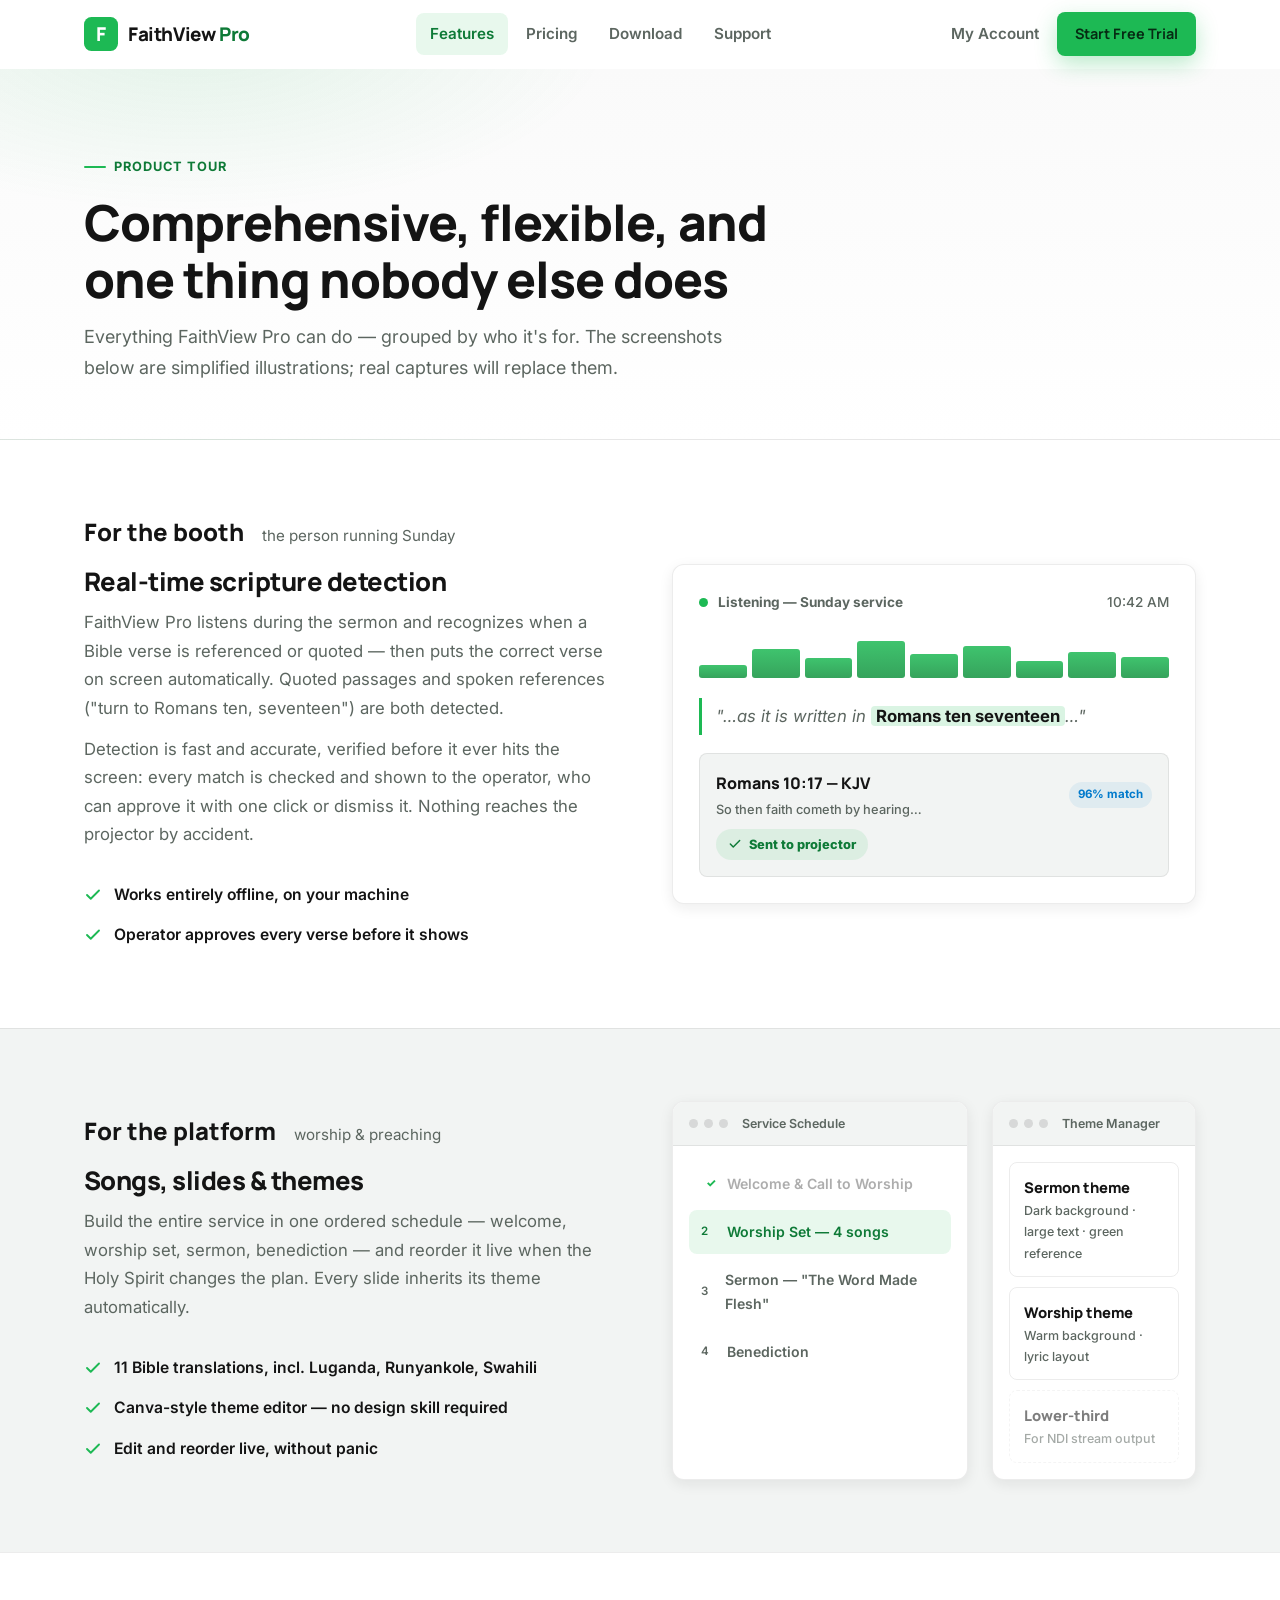
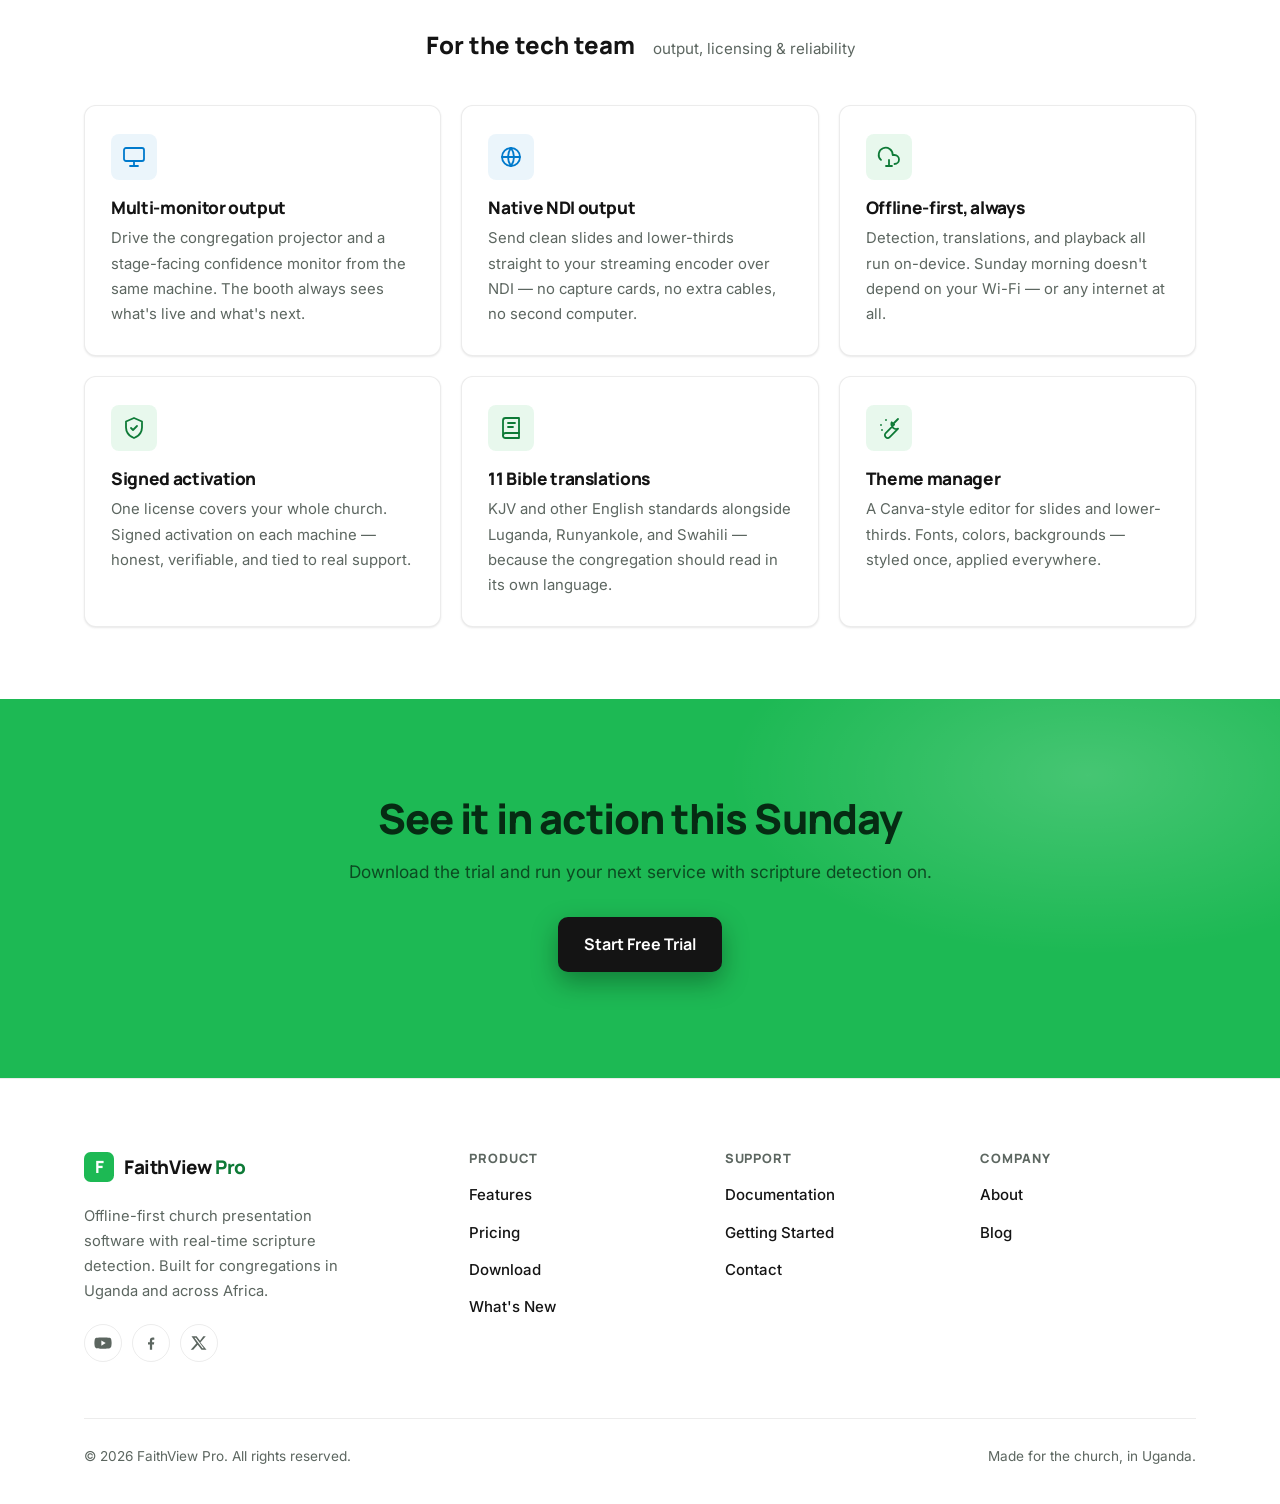
<file: features.html>
<!DOCTYPE html>
<html lang="en">
<head>
  <meta charset="UTF-8">
  <meta name="viewport" content="width=device-width, initial-scale=1.0">
  <title>Features — FaithView Pro</title>
  <meta name="description" content="Every FaithView Pro feature in detail: real-time scripture detection, offline-first design, 11 Bible translations, multi-monitor and NDI output, and the theme manager.">
  <link rel="icon" href="data:image/svg+xml,%3Csvg xmlns='http://www.w3.org/2000/svg' viewBox='0 0 64 64'%3E%3Crect width='64' height='64' rx='14' fill='%231DB954'/%3E%3Ctext x='32' y='45' font-family='Arial,sans-serif' font-size='36' font-weight='bold' fill='%23ffffff' text-anchor='middle'%3EF%3C/text%3E%3C/svg%3E">
  <link rel="preconnect" href="https://fonts.googleapis.com">
  <link rel="preconnect" href="https://fonts.gstatic.com" crossorigin>
  <link href="https://fonts.googleapis.com/css2?family=Inter:wght@400;500;600&family=Manrope:wght@500;700;800&display=swap" rel="stylesheet">
  <link rel="stylesheet" href="assets/css/styles.css">
</head>
<body>

  <header class="site-header" id="siteHeader">
    <div class="container nav">
      <a class="brand" href="index.html" aria-label="FaithView Pro home">
        <svg class="brand-mark" width="34" height="34" viewBox="0 0 64 64" aria-hidden="true">
          <rect width="64" height="64" rx="14" fill="#1DB954"></rect>
          <text x="32" y="45" font-family="Manrope, Arial, sans-serif" font-size="36" font-weight="800" fill="#ffffff" text-anchor="middle">F</text>
        </svg>
        <span class="brand-name">FaithView <em>Pro</em></span>
      </a>
      <nav aria-label="Primary">
        <ul class="nav-links">
          <li><a href="features.html" class="active">Features</a></li>
          <li><a href="pricing.html">Pricing</a></li>
          <li><a href="download.html">Download</a></li>
          <li><a href="support.html">Support</a></li>
        </ul>
      </nav>
      <div class="nav-cta">
        <a class="nav-signin" href="#">My Account</a>
        <a class="btn btn-primary btn-sm" href="download.html">Start Free Trial</a>
        <button class="nav-toggle" id="navToggle" aria-label="Open menu" aria-expanded="false" aria-controls="mobileMenu">
          <svg width="24" height="24" viewBox="0 0 24 24" fill="none" stroke="currentColor" stroke-width="2" stroke-linecap="round" aria-hidden="true"><path d="M4 7h16M4 12h16M4 17h16"></path></svg>
        </button>
      </div>
    </div>
    <div class="mobile-menu" id="mobileMenu">
      <a href="features.html" class="active">Features</a>
      <a href="pricing.html">Pricing</a>
      <a href="download.html">Download</a>
      <a href="support.html">Support</a>
      <a href="#">My Account</a>
      <a class="btn btn-primary" href="download.html">Start Free Trial</a>
    </div>
  </header>

  <main>
    <section class="page-hero">
      <div class="container">
        <span class="eyebrow">Product tour</span>
        <h1>Comprehensive, flexible, and one thing nobody else does</h1>
        <p class="section-lead">Everything FaithView Pro can do — grouped by who it's for. The screenshots below are simplified illustrations; real captures will replace them.</p>
      </div>
    </section>

    <section class="feature-group" id="detection">
      <div class="container">
        <div class="showcase reveal">
          <div>
            <div class="group-head"><span class="who">For the booth</span><span class="who-sub">the person running Sunday</span></div>
            <h2 style="font-size:1.6rem; font-weight:800; margin:14px 0 12px;">Real-time scripture detection</h2>
            <p>FaithView Pro listens during the sermon and recognizes when a Bible verse is referenced or quoted — then puts the correct verse on screen automatically. Quoted passages and spoken references ("turn to Romans ten, seventeen") are both detected.</p>
            <p style="margin-top:12px;">Detection is fast and accurate, verified before it ever hits the screen: every match is checked and shown to the operator, who can approve it with one click or dismiss it. Nothing reaches the projector by accident.</p>
            <ul class="showcase-list">
              <li><svg width="18" height="18" viewBox="0 0 24 24" fill="none" stroke="#1DB954" stroke-width="2.5" stroke-linecap="round" stroke-linejoin="round" aria-hidden="true"><path d="M20 6 9 17l-5-5"></path></svg> Works entirely offline, on your machine</li>
              <li><svg width="18" height="18" viewBox="0 0 24 24" fill="none" stroke="#1DB954" stroke-width="2.5" stroke-linecap="round" stroke-linejoin="round" aria-hidden="true"><path d="M20 6 9 17l-5-5"></path></svg> Operator approves every verse before it shows</li>
            </ul>
          </div>
          <div class="showcase-visual">
            <div class="detect-mock">
              <div class="detect-mock-head"><span class="pulse"></span> Listening — Sunday service <span class="time">10:42 AM</span></div>
              <div class="equalizer" aria-hidden="true"><span></span><span></span><span></span><span></span><span></span><span></span><span></span><span></span><span></span></div>
              <p class="detect-transcript">"…as it is written in <b>Romans ten seventeen</b>…"</p>
              <div class="detect-match">
                <div class="detect-match-top">
                  <span class="detect-match-verse">Romans 10:17 — KJV<small>So then faith cometh by hearing…</small></span>
                  <span class="feed-conf">96% match</span>
                </div>
                <span class="detect-sent"><svg width="14" height="14" viewBox="0 0 24 24" fill="none" stroke="currentColor" stroke-width="2.5" stroke-linecap="round" stroke-linejoin="round" aria-hidden="true"><path d="M20 6 9 17l-5-5"></path></svg> Sent to projector</span>
              </div>
            </div>
          </div>
        </div>
      </div>
    </section>

    <section class="feature-group" style="background:var(--surface-alt);" id="services">
      <div class="container">
        <div class="showcase flip reveal">
          <div class="showcase-visual">
            <div class="workspace-mock" style="margin-top:0;">
              <div class="mock-window">
                <div class="mock-titlebar"><span class="dots"><span></span><span></span><span></span></span> Service Schedule</div>
                <div class="mock-pane">
                  <div class="sched-item done"><span class="num">1</span> Welcome &amp; Call to Worship</div>
                  <div class="sched-item live"><span class="num">2</span> Worship Set — 4 songs</div>
                  <div class="sched-item"><span class="num">3</span> Sermon — "The Word Made Flesh"</div>
                  <div class="sched-item"><span class="num">4</span> Benediction</div>
                </div>
              </div>
              <div class="mock-window">
                <div class="mock-titlebar"><span class="dots"><span></span><span></span><span></span></span> Theme Manager</div>
                <div class="mock-pane">
                  <div class="feed-item"><div class="feed-result"><span class="feed-verse">Sermon theme <small>Dark background · large text · green reference</small></span></div></div>
                  <div class="feed-item"><div class="feed-result"><span class="feed-verse">Worship theme <small>Warm background · lyric layout</small></span></div></div>
                  <div class="feed-item pending"><div class="feed-result"><span class="feed-verse">Lower-third <small>For NDI stream output</small></span></div></div>
                </div>
              </div>
            </div>
          </div>
          <div>
            <div class="group-head"><span class="who">For the platform</span><span class="who-sub">worship &amp; preaching</span></div>
            <h2 style="font-size:1.6rem; font-weight:800; margin:14px 0 12px;">Songs, slides &amp; themes</h2>
            <p>Build the entire service in one ordered schedule — welcome, worship set, sermon, benediction — and reorder it live when the Holy Spirit changes the plan. Every slide inherits its theme automatically.</p>
            <ul class="showcase-list">
              <li><svg width="18" height="18" viewBox="0 0 24 24" fill="none" stroke="#1DB954" stroke-width="2.5" stroke-linecap="round" stroke-linejoin="round" aria-hidden="true"><path d="M20 6 9 17l-5-5"></path></svg> 11 Bible translations, incl. Luganda, Runyankole, Swahili</li>
              <li><svg width="18" height="18" viewBox="0 0 24 24" fill="none" stroke="#1DB954" stroke-width="2.5" stroke-linecap="round" stroke-linejoin="round" aria-hidden="true"><path d="M20 6 9 17l-5-5"></path></svg> Canva-style theme editor — no design skill required</li>
              <li><svg width="18" height="18" viewBox="0 0 24 24" fill="none" stroke="#1DB954" stroke-width="2.5" stroke-linecap="round" stroke-linejoin="round" aria-hidden="true"><path d="M20 6 9 17l-5-5"></path></svg> Edit and reorder live, without panic</li>
            </ul>
          </div>
        </div>
      </div>
    </section>

    <section class="feature-group" id="tech">
      <div class="container">
        <div class="center reveal" style="margin-bottom:40px;">
          <div class="group-head" style="justify-content:center;"><span class="who">For the tech team</span><span class="who-sub">output, licensing &amp; reliability</span></div>
        </div>
        <div class="cards-grid" style="margin-top:24px;">
          <div class="card reveal">
            <div class="card-icon is-blue">
              <svg width="24" height="24" viewBox="0 0 24 24" fill="none" stroke="currentColor" stroke-width="1.8" stroke-linecap="round" stroke-linejoin="round" aria-hidden="true"><rect x="2" y="3" width="20" height="13" rx="2"></rect><path d="M8 21h8M12 16v5"></path></svg>
            </div>
            <h3>Multi-monitor output</h3>
            <p>Drive the congregation projector and a stage-facing confidence monitor from the same machine. The booth always sees what's live and what's next.</p>
          </div>
          <div class="card reveal reveal-d1">
            <div class="card-icon is-blue">
              <svg width="24" height="24" viewBox="0 0 24 24" fill="none" stroke="currentColor" stroke-width="1.8" stroke-linecap="round" stroke-linejoin="round" aria-hidden="true"><circle cx="12" cy="12" r="9"></circle><path d="M3 12h18M12 3a15 15 0 0 1 0 18M12 3a15 15 0 0 0 0 18"></path></svg>
            </div>
            <h3>Native NDI output</h3>
            <p>Send clean slides and lower-thirds straight to your streaming encoder over NDI — no capture cards, no extra cables, no second computer.</p>
          </div>
          <div class="card reveal reveal-d2">
            <div class="card-icon">
              <svg width="24" height="24" viewBox="0 0 24 24" fill="none" stroke="currentColor" stroke-width="1.8" stroke-linecap="round" stroke-linejoin="round" aria-hidden="true"><path d="M17.5 19a4.5 4.5 0 0 0 0-9h-1.8A7 7 0 1 0 4 14.9"></path><path d="M9 21h6M12 15v6"></path></svg>
            </div>
            <h3>Offline-first, always</h3>
            <p>Detection, translations, and playback all run on-device. Sunday morning doesn't depend on your Wi-Fi — or any internet at all.</p>
          </div>
          <div class="card reveal">
            <div class="card-icon">
              <svg width="24" height="24" viewBox="0 0 24 24" fill="none" stroke="currentColor" stroke-width="1.8" stroke-linecap="round" stroke-linejoin="round" aria-hidden="true"><path d="M12 2 4 5.5v6c0 5 3.4 8.6 8 10.5 4.6-1.9 8-5.5 8-10.5v-6L12 2Z"></path><path d="m9 12 2 2 4-4"></path></svg>
            </div>
            <h3>Signed activation</h3>
            <p>One license covers your whole church. Signed activation on each machine — honest, verifiable, and tied to real support.</p>
          </div>
          <div class="card reveal reveal-d1">
            <div class="card-icon">
              <svg width="24" height="24" viewBox="0 0 24 24" fill="none" stroke="currentColor" stroke-width="1.8" stroke-linecap="round" stroke-linejoin="round" aria-hidden="true"><path d="M4 19.5A2.5 2.5 0 0 1 6.5 17H20V2H6.5A2.5 2.5 0 0 0 4 4.5v15Z"></path><path d="M4 19.5A2.5 2.5 0 0 0 6.5 22H20v-5"></path><path d="M9 7h7M9 11h5"></path></svg>
            </div>
            <h3>11 Bible translations</h3>
            <p>KJV and other English standards alongside Luganda, Runyankole, and Swahili — because the congregation should read in its own language.</p>
          </div>
          <div class="card reveal reveal-d2">
            <div class="card-icon">
              <svg width="24" height="24" viewBox="0 0 24 24" fill="none" stroke="currentColor" stroke-width="1.8" stroke-linecap="round" stroke-linejoin="round" aria-hidden="true"><path d="M14.7 6.3a5 5 0 0 0 6.4 6.4l-8.4 8.4a2.8 2.8 0 0 1-4-4l8.4-8.4Z"></path><path d="m16 8 5-5M9 4h.01M4 9h.01M5 14h.01"></path></svg>
            </div>
            <h3>Theme manager</h3>
            <p>A Canva-style editor for slides and lower-thirds. Fonts, colors, backgrounds — styled once, applied everywhere.</p>
          </div>
        </div>
        <!-- TODO: add real product screenshots/GIFs per feature section as they become available -->
      </div>
    </section>

    <section class="section cta-band">
      <div class="container">
        <div class="cta-band-inner reveal">
          <h2>See it in action this Sunday</h2>
          <p>Download the trial and run your next service with scripture detection on.</p>
          <a class="btn btn-dark" href="download.html">Start Free Trial</a>
        </div>
      </div>
    </section>
  </main>

  <footer class="site-footer">
    <div class="container">
      <div class="footer-grid">
        <div class="footer-brand">
          <a class="brand" href="index.html">
            <svg class="brand-mark" width="30" height="30" viewBox="0 0 64 64" aria-hidden="true">
              <rect width="64" height="64" rx="14" fill="#1DB954"></rect>
              <text x="32" y="45" font-family="Manrope, Arial, sans-serif" font-size="36" font-weight="800" fill="#ffffff" text-anchor="middle">F</text>
            </svg>
            <span class="brand-name">FaithView <em>Pro</em></span>
          </a>
          <p>Offline-first church presentation software with real-time scripture detection. Built for congregations in Uganda and across Africa.</p>
          <!-- TODO: replace with real social profiles when available -->
          <div class="footer-social">
            <a href="#" aria-label="YouTube"><svg width="18" height="18" viewBox="0 0 24 24" fill="currentColor" aria-hidden="true"><path d="M23 7.2a3 3 0 0 0-2.1-2.1C19 4.5 12 4.5 12 4.5s-7 0-8.9.6A3 3 0 0 0 1 7.2 31 31 0 0 0 .5 12 31 31 0 0 0 1 16.8a3 3 0 0 0 2.1 2.1c1.9.6 8.9.6 8.9.6s7 0 8.9-.6a3 3 0 0 0 2.1-2.1A31 31 0 0 0 23.5 12 31 31 0 0 0 23 7.2ZM9.8 15.5v-7l5.8 3.5-5.8 3.5Z"></path></svg></a>
            <a href="#" aria-label="Facebook"><svg width="18" height="18" viewBox="0 0 24 24" fill="currentColor" aria-hidden="true"><path d="M13.5 21v-7h2.4l.4-3h-2.8V9.1c0-.9.2-1.5 1.5-1.5h1.4V4.9c-.3 0-1.2-.1-2.2-.1-2.2 0-3.7 1.3-3.7 3.8V11H8v3h2.5v7h3Z"></path></svg></a>
            <a href="#" aria-label="X"><svg width="18" height="18" viewBox="0 0 24 24" fill="currentColor" aria-hidden="true"><path d="M17.7 3H21l-7.1 8.2L22 21h-6.6l-5.1-6.7L4.3 21H1l7.6-8.8L2 3h6.8l4.6 6.1L17.7 3Zm-1.1 16h1.8L7.8 4.9H5.9L16.6 19Z"></path></svg></a>
          </div>
        </div>
        <div class="footer-col">
          <h4>Product</h4>
          <ul>
            <li><a href="features.html">Features</a></li>
            <li><a href="pricing.html">Pricing</a></li>
            <li><a href="download.html">Download</a></li>
            <!-- TODO: add What's New / changelog page -->
            <li><a href="#">What's New</a></li>
          </ul>
        </div>
        <div class="footer-col">
          <h4>Support</h4>
          <ul>
            <li><a href="support.html">Documentation</a></li>
            <li><a href="support.html#getting-started">Getting Started</a></li>
            <li><a href="support.html#contact">Contact</a></li>
          </ul>
        </div>
        <div class="footer-col">
          <h4>Company</h4>
          <ul>
            <!-- TODO: add About page when ready -->
            <li><a href="#">About</a></li>
            <li><a href="#">Blog</a></li>
          </ul>
        </div>
      </div>
      <div class="footer-bottom">
        <span>© <span id="year">2026</span> FaithView Pro. All rights reserved.</span>
        <span>Made for the church, in Uganda.</span>
      </div>
    </div>
  </footer>

  <script src="assets/js/app.js"></script>
</body>
</html>
</file>
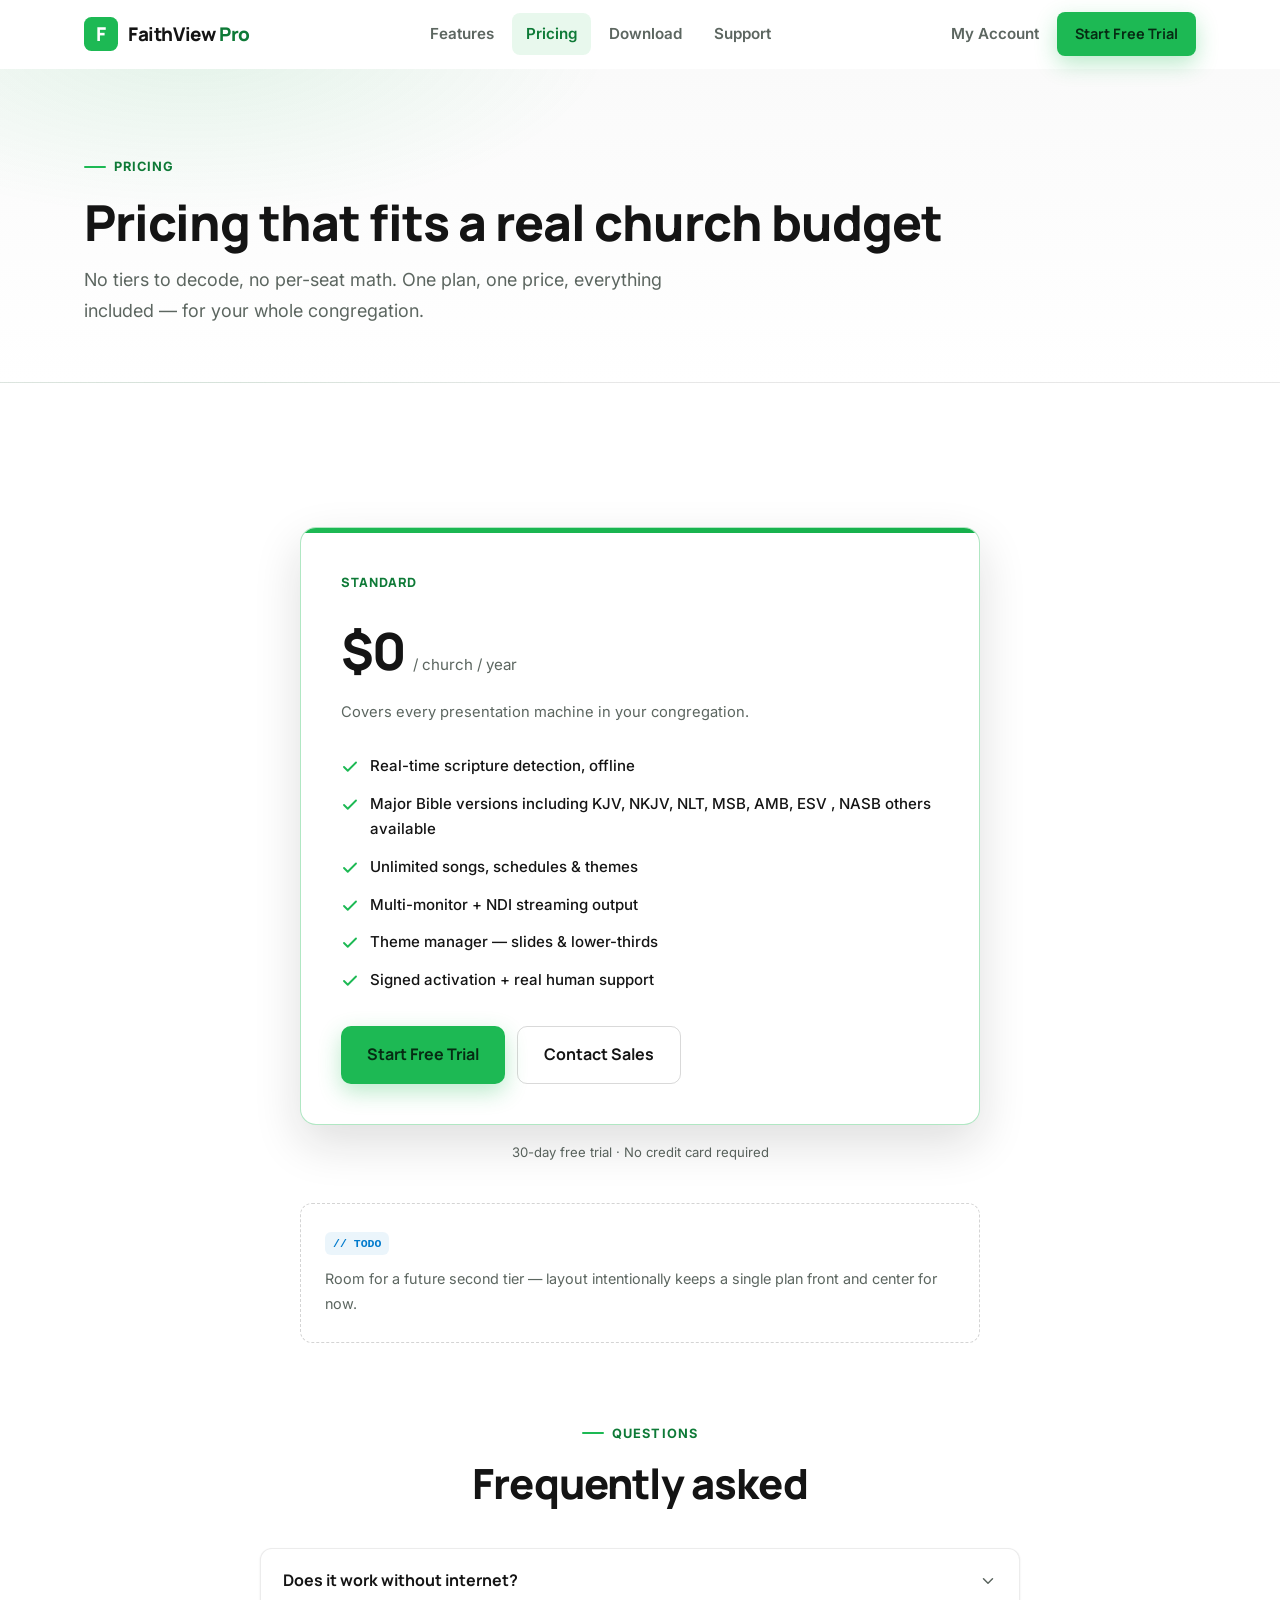
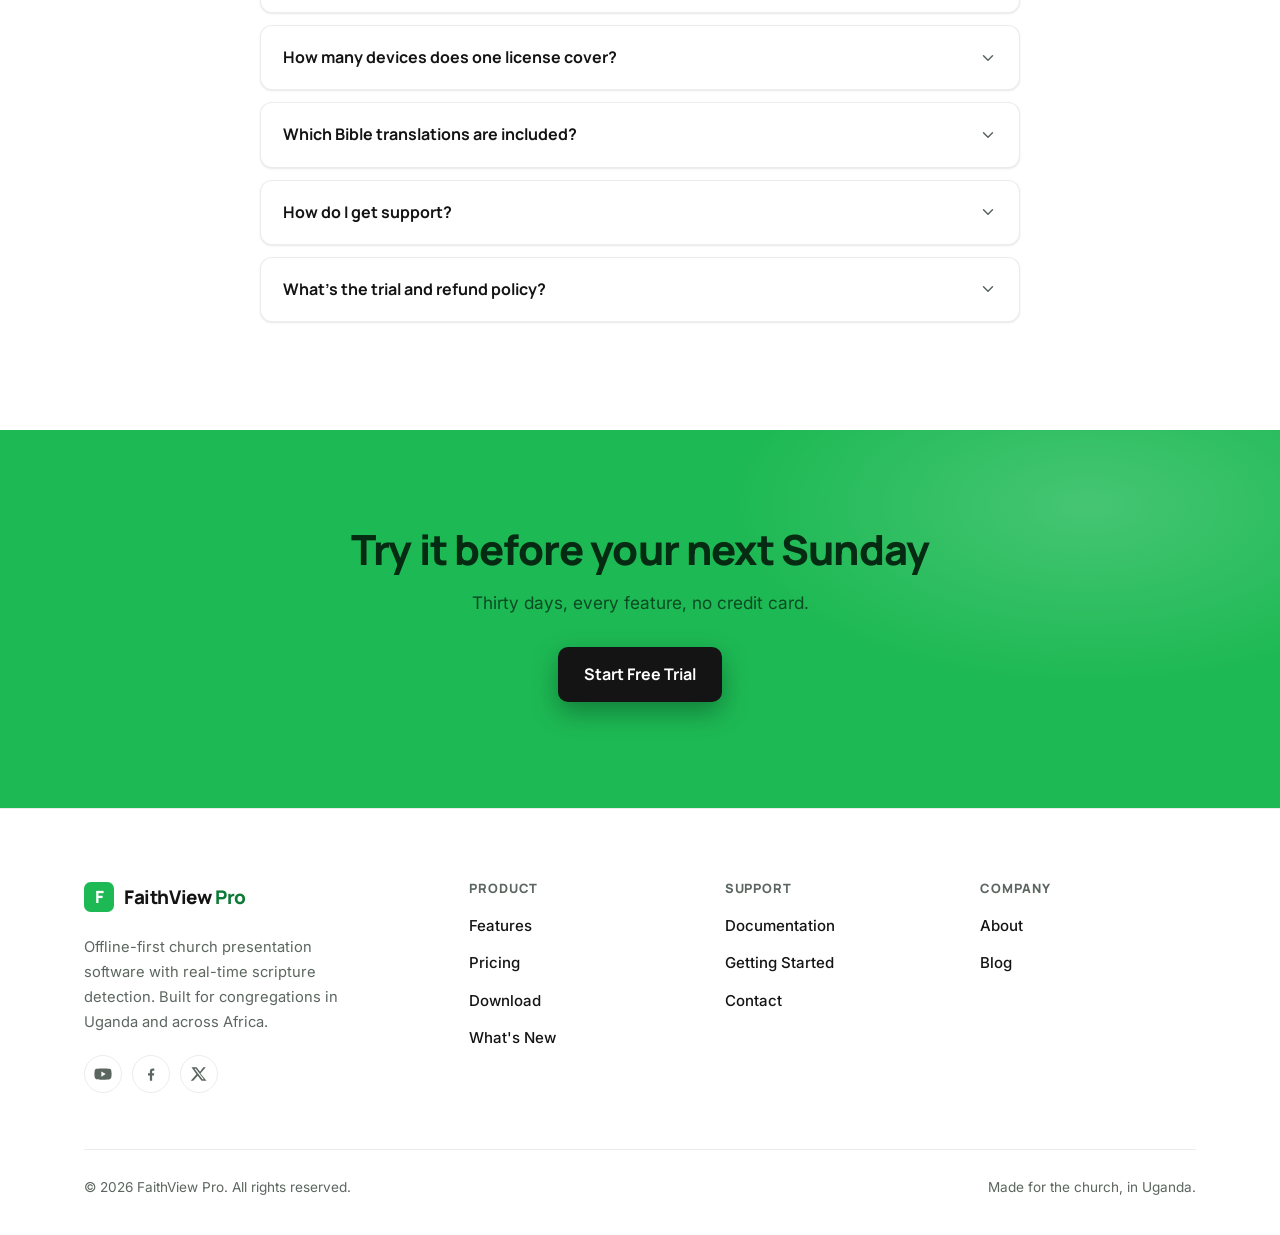
<file: pricing.html>
<!DOCTYPE html>
<html lang="en">
<head>
  <meta charset="UTF-8">
  <meta name="viewport" content="width=device-width, initial-scale=1.0">
  <title>Pricing — FaithView Pro</title>
  <meta name="description" content="FaithView Pro pricing: one Standard plan at $100 per church per year — every feature, every translation, one license for your whole congregation.">
  <link rel="icon" href="data:image/svg+xml,%3Csvg xmlns='http://www.w3.org/2000/svg' viewBox='0 0 64 64'%3E%3Crect width='64' height='64' rx='14' fill='%231DB954'/%3E%3Ctext x='32' y='45' font-family='Arial,sans-serif' font-size='36' font-weight='bold' fill='%23ffffff' text-anchor='middle'%3EF%3C/text%3E%3C/svg%3E">
  <link rel="preconnect" href="https://fonts.googleapis.com">
  <link rel="preconnect" href="https://fonts.gstatic.com" crossorigin>
  <link href="https://fonts.googleapis.com/css2?family=Inter:wght@400;500;600&family=Manrope:wght@500;700;800&display=swap" rel="stylesheet">
  <link rel="stylesheet" href="assets/css/styles.css">
</head>
<body>

  <header class="site-header" id="siteHeader">
    <div class="container nav">
      <a class="brand" href="index.html" aria-label="FaithView Pro home">
        <svg class="brand-mark" width="34" height="34" viewBox="0 0 64 64" aria-hidden="true">
          <rect width="64" height="64" rx="14" fill="#1DB954"></rect>
          <text x="32" y="45" font-family="Manrope, Arial, sans-serif" font-size="36" font-weight="800" fill="#ffffff" text-anchor="middle">F</text>
        </svg>
        <span class="brand-name">FaithView <em>Pro</em></span>
      </a>
      <nav aria-label="Primary">
        <ul class="nav-links">
          <li><a href="features.html">Features</a></li>
          <li><a href="pricing.html" class="active">Pricing</a></li>
          <li><a href="download.html">Download</a></li>
          <li><a href="support.html">Support</a></li>
        </ul>
      </nav>
      <div class="nav-cta">
        <a class="nav-signin" href="#">My Account</a>
        <a class="btn btn-primary btn-sm" href="download.html">Start Free Trial</a>
        <button class="nav-toggle" id="navToggle" aria-label="Open menu" aria-expanded="false" aria-controls="mobileMenu">
          <svg width="24" height="24" viewBox="0 0 24 24" fill="none" stroke="currentColor" stroke-width="2" stroke-linecap="round" aria-hidden="true"><path d="M4 7h16M4 12h16M4 17h16"></path></svg>
        </button>
      </div>
    </div>
    <div class="mobile-menu" id="mobileMenu">
      <a href="features.html">Features</a>
      <a href="pricing.html" class="active">Pricing</a>
      <a href="download.html">Download</a>
      <a href="support.html">Support</a>
      <a href="#">My Account</a>
      <a class="btn btn-primary" href="download.html">Start Free Trial</a>
    </div>
  </header>

  <main>
    <section class="page-hero">
      <div class="container">
        <span class="eyebrow">Pricing</span>
        <h1>Pricing that fits a real church budget</h1>
        <p class="section-lead">No tiers to decode, no per-seat math. One plan, one price, everything included — for your whole congregation.</p>
      </div>
    </section>

    <section class="section">
      <div class="container">
        <div class="pricing-teaser reveal" style="max-width:680px;">
          <div class="price-card">
            <span class="price-tier">Standard</span>
            <div class="price-row"><span class="amount">$0</span><span class="per">/ church / year</span></div>
            <p class="price-note">Covers every presentation machine in your congregation.</p>
            <ul class="price-includes">
              <li><svg width="18" height="18" viewBox="0 0 24 24" fill="none" stroke="#1DB954" stroke-width="2.5" stroke-linecap="round" stroke-linejoin="round" aria-hidden="true"><path d="M20 6 9 17l-5-5"></path></svg> Real-time scripture detection, offline</li>
              <li><svg width="18" height="18" viewBox="0 0 24 24" fill="none" stroke="#1DB954" stroke-width="2.5" stroke-linecap="round" stroke-linejoin="round" aria-hidden="true"><path d="M20 6 9 17l-5-5"></path></svg> Major Bible versions including KJV, NKJV, NLT, MSB, AMB, ESV , NASB others available</li>
              <li><svg width="18" height="18" viewBox="0 0 24 24" fill="none" stroke="#1DB954" stroke-width="2.5" stroke-linecap="round" stroke-linejoin="round" aria-hidden="true"><path d="M20 6 9 17l-5-5"></path></svg> Unlimited songs, schedules &amp; themes</li>
              <li><svg width="18" height="18" viewBox="0 0 24 24" fill="none" stroke="#1DB954" stroke-width="2.5" stroke-linecap="round" stroke-linejoin="round" aria-hidden="true"><path d="M20 6 9 17l-5-5"></path></svg> Multi-monitor + NDI streaming output</li>
              <li><svg width="18" height="18" viewBox="0 0 24 24" fill="none" stroke="#1DB954" stroke-width="2.5" stroke-linecap="round" stroke-linejoin="round" aria-hidden="true"><path d="M20 6 9 17l-5-5"></path></svg> Theme manager — slides &amp; lower-thirds</li>
              <li><svg width="18" height="18" viewBox="0 0 24 24" fill="none" stroke="#1DB954" stroke-width="2.5" stroke-linecap="round" stroke-linejoin="round" aria-hidden="true"><path d="M20 6 9 17l-5-5"></path></svg> Signed activation + real human support</li>
            </ul>
            <div class="price-ctas">
              <a class="btn btn-primary" href="download.html">Start Free Trial</a>
              <a class="btn btn-outline" href="support.html#contact">Contact Sales</a>
            </div>
          </div>
          <p class="price-fineprint">30-day free trial · No credit card required</p>
        </div>

        <div style="max-width:680px; margin:40px auto 0;" class="reveal">
          <div class="quote-placeholder">
            <span class="ph-tag">// TODO</span>
            <p>Room for a future second tier — layout intentionally keeps a single plan front and center for now.</p>
          </div>
        </div>

        <div class="center reveal" style="margin-top:72px;">
          <span class="eyebrow">Questions</span>
          <h2 class="section-title">Frequently asked</h2>
        </div>
        <div class="faq-list reveal">
          <details class="faq-item">
            <summary>Does it work without internet? <svg class="chev" width="18" height="18" viewBox="0 0 24 24" fill="none" stroke="currentColor" stroke-width="2" stroke-linecap="round" stroke-linejoin="round" aria-hidden="true"><path d="m6 9 6 6 6-6"></path></svg></summary>
            <div class="faq-body">Yes. FaithView Pro is offline-first — scripture detection, all 11 translations, playback, and output run entirely on your machine. You never need connectivity mid-service.</div>
          </details>
          <details class="faq-item">
            <summary>How many devices does one license cover? <svg class="chev" width="18" height="18" viewBox="0 0 24 24" fill="none" stroke="currentColor" stroke-width="2" stroke-linecap="round" stroke-linejoin="round" aria-hidden="true"><path d="m6 9 6 6 6-6"></path></svg></summary>
            <div class="faq-body">The Standard license covers your church — every presentation machine you run services on. Signed activation keeps each machine verifiably licensed.</div>
          </details>
          <details class="faq-item">
            <summary>Which Bible translations are included? <svg class="chev" width="18" height="18" viewBox="0 0 24 24" fill="none" stroke="currentColor" stroke-width="2" stroke-linecap="round" stroke-linejoin="round" aria-hidden="true"><path d="m6 9 6 6 6-6"></path></svg></summary>
            <div class="faq-body">Major Bible versions including KJV, NKJV, NLT, MSB, AMB, ESV , NASB others available</div>
          </details>
          <details class="faq-item">
            <summary>How do I get support? <svg class="chev" width="18" height="18" viewBox="0 0 24 24" fill="none" stroke="currentColor" stroke-width="2" stroke-linecap="round" stroke-linejoin="round" aria-hidden="true"><path d="m6 9 6 6 6-6"></path></svg></summary>
            <div class="faq-body">Real human support is part of the plan. Start with the <a href="support.html">documentation</a>, and if the docs don't cover it, reach us through the contact block on the Support page.</div>
          </details>
          <details class="faq-item">
            <summary>What's the trial and refund policy? <svg class="chev" width="18" height="18" viewBox="0 0 24 24" fill="none" stroke="currentColor" stroke-width="2" stroke-linecap="round" stroke-linejoin="round" aria-hidden="true"><path d="m6 9 6 6 6-6"></path></svg></summary>
            <div class="faq-body">Every download starts with a 30-day free trial — no credit card required. If the trial doesn't convince you, simply don't activate. <!-- TODO: confirm final refund policy wording before launch --></div>
          </details>
        </div>
      </div>
    </section>

    <section class="section cta-band">
      <div class="container">
        <div class="cta-band-inner reveal">
          <h2>Try it before your next Sunday</h2>
          <p>Thirty days, every feature, no credit card.</p>
          <a class="btn btn-dark" href="download.html">Start Free Trial</a>
        </div>
      </div>
    </section>
  </main>

  <footer class="site-footer">
    <div class="container">
      <div class="footer-grid">
        <div class="footer-brand">
          <a class="brand" href="index.html">
            <svg class="brand-mark" width="30" height="30" viewBox="0 0 64 64" aria-hidden="true">
              <rect width="64" height="64" rx="14" fill="#1DB954"></rect>
              <text x="32" y="45" font-family="Manrope, Arial, sans-serif" font-size="36" font-weight="800" fill="#ffffff" text-anchor="middle">F</text>
            </svg>
            <span class="brand-name">FaithView <em>Pro</em></span>
          </a>
          <p>Offline-first church presentation software with real-time scripture detection. Built for congregations in Uganda and across Africa.</p>
          <!-- TODO: replace with real social profiles when available -->
          <div class="footer-social">
            <a href="#" aria-label="YouTube"><svg width="18" height="18" viewBox="0 0 24 24" fill="currentColor" aria-hidden="true"><path d="M23 7.2a3 3 0 0 0-2.1-2.1C19 4.5 12 4.5 12 4.5s-7 0-8.9.6A3 3 0 0 0 1 7.2 31 31 0 0 0 .5 12 31 31 0 0 0 1 16.8a3 3 0 0 0 2.1 2.1c1.9.6 8.9.6 8.9.6s7 0 8.9-.6a3 3 0 0 0 2.1-2.1A31 31 0 0 0 23.5 12 31 31 0 0 0 23 7.2ZM9.8 15.5v-7l5.8 3.5-5.8 3.5Z"></path></svg></a>
            <a href="#" aria-label="Facebook"><svg width="18" height="18" viewBox="0 0 24 24" fill="currentColor" aria-hidden="true"><path d="M13.5 21v-7h2.4l.4-3h-2.8V9.1c0-.9.2-1.5 1.5-1.5h1.4V4.9c-.3 0-1.2-.1-2.2-.1-2.2 0-3.7 1.3-3.7 3.8V11H8v3h2.5v7h3Z"></path></svg></a>
            <a href="#" aria-label="X"><svg width="18" height="18" viewBox="0 0 24 24" fill="currentColor" aria-hidden="true"><path d="M17.7 3H21l-7.1 8.2L22 21h-6.6l-5.1-6.7L4.3 21H1l7.6-8.8L2 3h6.8l4.6 6.1L17.7 3Zm-1.1 16h1.8L7.8 4.9H5.9L16.6 19Z"></path></svg></a>
          </div>
        </div>
        <div class="footer-col">
          <h4>Product</h4>
          <ul>
            <li><a href="features.html">Features</a></li>
            <li><a href="pricing.html">Pricing</a></li>
            <li><a href="download.html">Download</a></li>
            <!-- TODO: add What's New / changelog page -->
            <li><a href="#">What's New</a></li>
          </ul>
        </div>
        <div class="footer-col">
          <h4>Support</h4>
          <ul>
            <li><a href="support.html">Documentation</a></li>
            <li><a href="support.html#getting-started">Getting Started</a></li>
            <li><a href="support.html#contact">Contact</a></li>
          </ul>
        </div>
        <div class="footer-col">
          <h4>Company</h4>
          <ul>
            <!-- TODO: add About page when ready -->
            <li><a href="#">About</a></li>
            <li><a href="#">Blog</a></li>
          </ul>
        </div>
      </div>
      <div class="footer-bottom">
        <span>© <span id="year">2026</span> FaithView Pro. All rights reserved.</span>
        <span>Made for the church, in Uganda.</span>
      </div>
    </div>
  </footer>

  <script src="assets/js/app.js"></script>
</body>
</html>
</file>
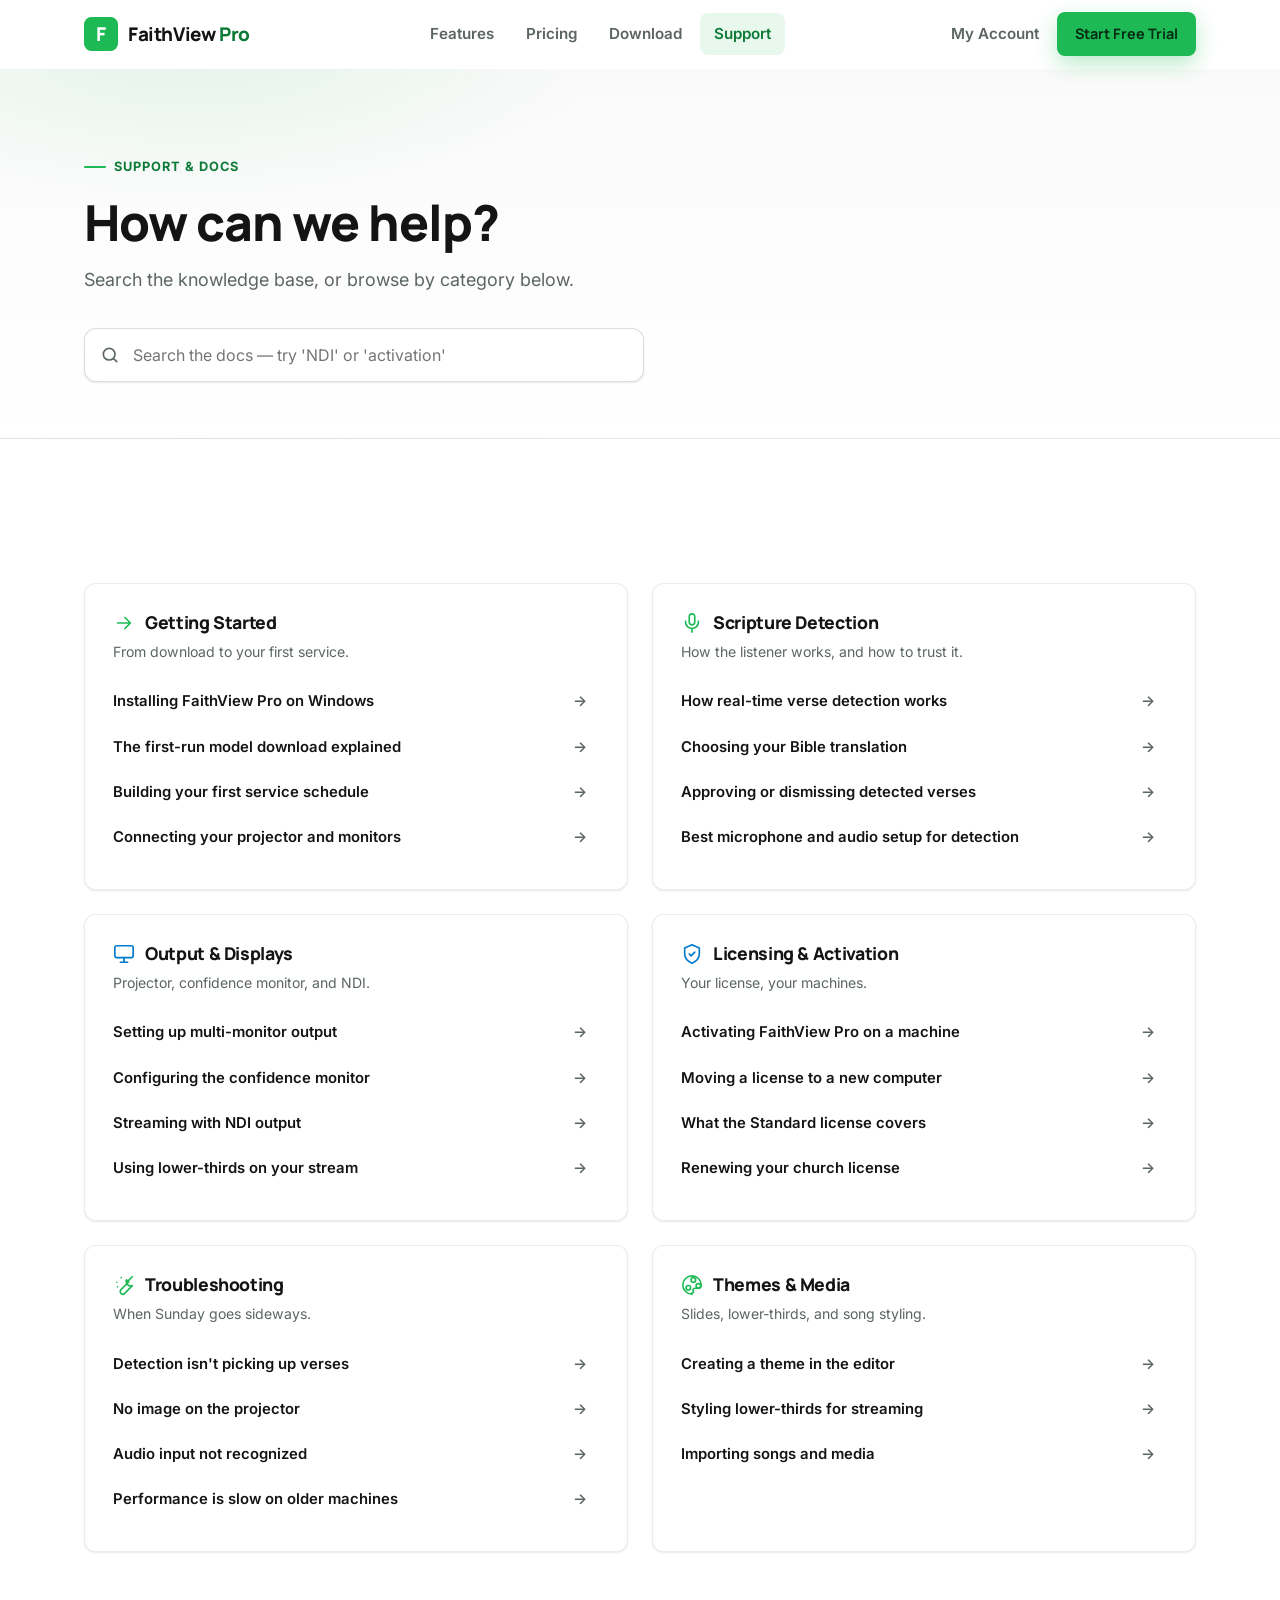
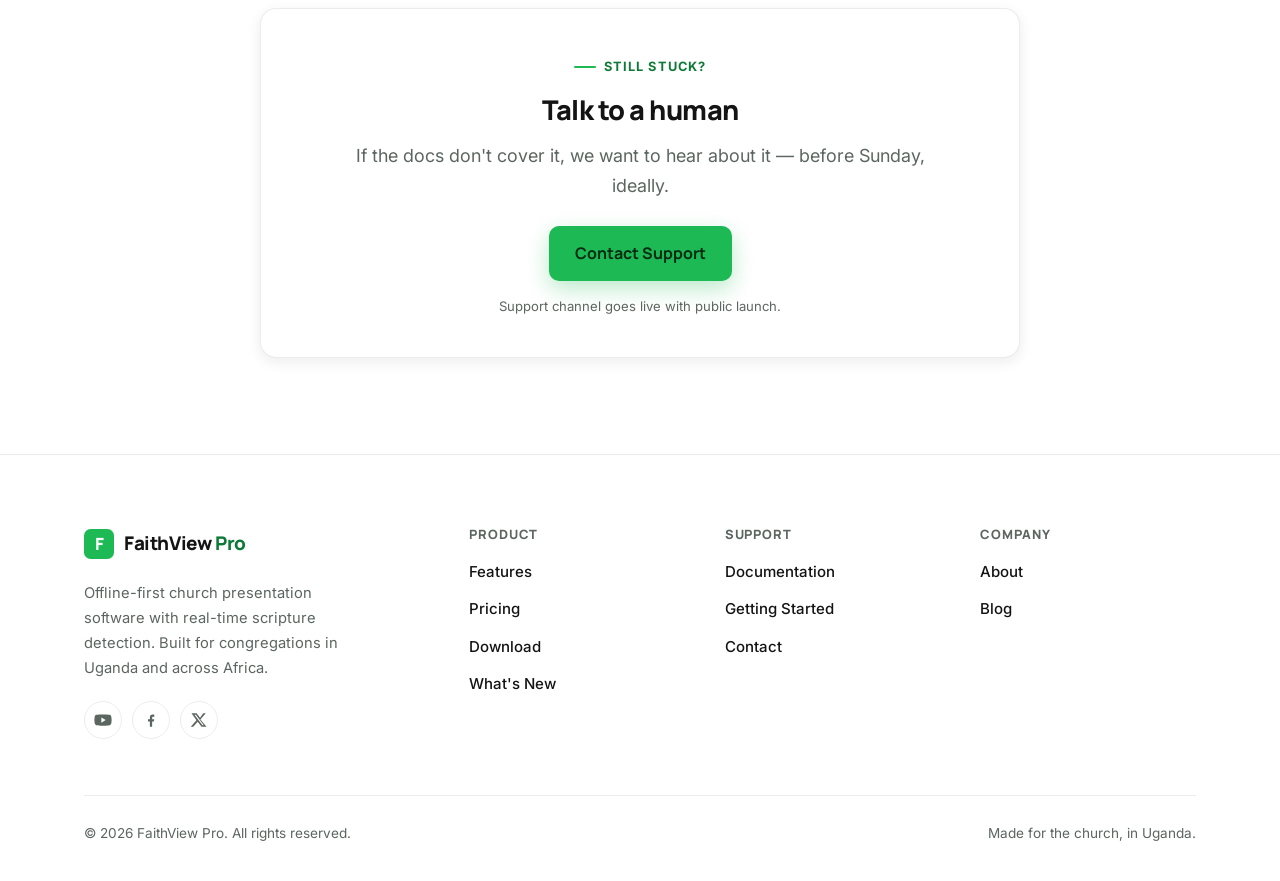
<file: support.html>
<!DOCTYPE html>
<html lang="en">
<head>
  <meta charset="UTF-8">
  <meta name="viewport" content="width=device-width, initial-scale=1.0">
  <title>Support &amp; Docs — FaithView Pro</title>
  <meta name="description" content="FaithView Pro support: knowledge base, setup guides, scripture detection help, output &amp; displays, licensing &amp; activation, and troubleshooting.">
  <link rel="icon" href="data:image/svg+xml,%3Csvg xmlns='http://www.w3.org/2000/svg' viewBox='0 0 64 64'%3E%3Crect width='64' height='64' rx='14' fill='%231DB954'/%3E%3Ctext x='32' y='45' font-family='Arial,sans-serif' font-size='36' font-weight='bold' fill='%23ffffff' text-anchor='middle'%3EF%3C/text%3E%3C/svg%3E">
  <link rel="preconnect" href="https://fonts.googleapis.com">
  <link rel="preconnect" href="https://fonts.gstatic.com" crossorigin>
  <link href="https://fonts.googleapis.com/css2?family=Inter:wght@400;500;600&family=Manrope:wght@500;700;800&display=swap" rel="stylesheet">
  <link rel="stylesheet" href="assets/css/styles.css">
</head>
<body>

  <header class="site-header" id="siteHeader">
    <div class="container nav">
      <a class="brand" href="index.html" aria-label="FaithView Pro home">
        <svg class="brand-mark" width="34" height="34" viewBox="0 0 64 64" aria-hidden="true">
          <rect width="64" height="64" rx="14" fill="#1DB954"></rect>
          <text x="32" y="45" font-family="Manrope, Arial, sans-serif" font-size="36" font-weight="800" fill="#ffffff" text-anchor="middle">F</text>
        </svg>
        <span class="brand-name">FaithView <em>Pro</em></span>
      </a>
      <nav aria-label="Primary">
        <ul class="nav-links">
          <li><a href="features.html">Features</a></li>
          <li><a href="pricing.html">Pricing</a></li>
          <li><a href="download.html">Download</a></li>
          <li><a href="support.html" class="active">Support</a></li>
        </ul>
      </nav>
      <div class="nav-cta">
        <a class="nav-signin" href="#">My Account</a>
        <a class="btn btn-primary btn-sm" href="download.html">Start Free Trial</a>
        <button class="nav-toggle" id="navToggle" aria-label="Open menu" aria-expanded="false" aria-controls="mobileMenu">
          <svg width="24" height="24" viewBox="0 0 24 24" fill="none" stroke="currentColor" stroke-width="2" stroke-linecap="round" aria-hidden="true"><path d="M4 7h16M4 12h16M4 17h16"></path></svg>
        </button>
      </div>
    </div>
    <div class="mobile-menu" id="mobileMenu">
      <a href="features.html">Features</a>
      <a href="pricing.html">Pricing</a>
      <a href="download.html">Download</a>
      <a href="support.html" class="active">Support</a>
      <a href="#">My Account</a>
      <a class="btn btn-primary" href="download.html">Start Free Trial</a>
    </div>
  </header>

  <main>
    <section class="page-hero">
      <div class="container">
        <span class="eyebrow">Support &amp; docs</span>
        <h1>How can we help?</h1>
        <p class="section-lead" style="margin-bottom:32px;">Search the knowledge base, or browse by category below.</p>
        <div class="search-wrap" id="searchWrap">
          <svg class="search-icon" width="20" height="20" viewBox="0 0 24 24" fill="none" stroke="currentColor" stroke-width="2" stroke-linecap="round" aria-hidden="true"><circle cx="11" cy="11" r="7"></circle><path d="m20 20-3.5-3.5"></path></svg>
          <input type="search" id="docSearch" placeholder="Search the docs — try 'NDI' or 'activation'" aria-label="Search documentation">
          <button class="search-clear" id="searchClear" aria-label="Clear search">
            <svg width="14" height="14" viewBox="0 0 24 24" fill="none" stroke="currentColor" stroke-width="2.5" stroke-linecap="round" aria-hidden="true"><path d="M18 6 6 18M6 6l12 12"></path></svg>
          </button>
        </div>
      </div>
    </section>

    <section class="section">
      <div class="container">
        <!-- TODO: link each article to the real docs once published — these are category outlines for now -->
        <div class="docs-grid" id="docsGrid">
          <div class="doc-cat" data-cat="getting-started" id="getting-started">
            <h3>
              <svg width="22" height="22" viewBox="0 0 24 24" fill="none" stroke="#1DB954" stroke-width="1.8" stroke-linecap="round" stroke-linejoin="round" aria-hidden="true"><path d="M5 12h14M13 6l6 6-6 6"></path></svg>
              Getting Started
            </h3>
            <p class="cat-sub">From download to your first service.</p>
            <ul>
              <li><a href="#">Installing FaithView Pro on Windows <span class="arr">→</span></a></li>
              <li><a href="#">The first-run model download explained <span class="arr">→</span></a></li>
              <li><a href="#">Building your first service schedule <span class="arr">→</span></a></li>
              <li><a href="#">Connecting your projector and monitors <span class="arr">→</span></a></li>
            </ul>
            <p class="no-match">No articles in this category match your search.</p>
          </div>
          <div class="doc-cat" data-cat="detection">
            <h3>
              <svg width="22" height="22" viewBox="0 0 24 24" fill="none" stroke="#1DB954" stroke-width="1.8" stroke-linecap="round" stroke-linejoin="round" aria-hidden="true"><path d="M12 2a3 3 0 0 0-3 3v6a3 3 0 0 0 6 0V5a3 3 0 0 0-3-3Z"></path><path d="M19 10v1a7 7 0 0 1-14 0v-1"></path><path d="M12 18v4"></path></svg>
              Scripture Detection
            </h3>
            <p class="cat-sub">How the listener works, and how to trust it.</p>
            <ul>
              <li><a href="#">How real-time verse detection works <span class="arr">→</span></a></li>
              <li><a href="#">Choosing your Bible translation <span class="arr">→</span></a></li>
              <li><a href="#">Approving or dismissing detected verses <span class="arr">→</span></a></li>
              <li><a href="#">Best microphone and audio setup for detection <span class="arr">→</span></a></li>
            </ul>
            <p class="no-match">No articles in this category match your search.</p>
          </div>
          <div class="doc-cat" data-cat="output">
            <h3>
              <svg width="22" height="22" viewBox="0 0 24 24" fill="none" stroke="#007ACC" stroke-width="1.8" stroke-linecap="round" stroke-linejoin="round" aria-hidden="true"><rect x="2" y="3" width="20" height="13" rx="2"></rect><path d="M8 21h8M12 16v5"></path></svg>
              Output &amp; Displays
            </h3>
            <p class="cat-sub">Projector, confidence monitor, and NDI.</p>
            <ul>
              <li><a href="#">Setting up multi-monitor output <span class="arr">→</span></a></li>
              <li><a href="#">Configuring the confidence monitor <span class="arr">→</span></a></li>
              <li><a href="#">Streaming with NDI output <span class="arr">→</span></a></li>
              <li><a href="#">Using lower-thirds on your stream <span class="arr">→</span></a></li>
            </ul>
            <p class="no-match">No articles in this category match your search.</p>
          </div>
          <div class="doc-cat" data-cat="licensing">
            <h3>
              <svg width="22" height="22" viewBox="0 0 24 24" fill="none" stroke="#007ACC" stroke-width="1.8" stroke-linecap="round" stroke-linejoin="round" aria-hidden="true"><path d="M12 2 4 5.5v6c0 5 3.4 8.6 8 10.5 4.6-1.9 8-5.5 8-10.5v-6L12 2Z"></path><path d="m9 12 2 2 4-4"></path></svg>
              Licensing &amp; Activation
            </h3>
            <p class="cat-sub">Your license, your machines.</p>
            <ul>
              <li><a href="#">Activating FaithView Pro on a machine <span class="arr">→</span></a></li>
              <li><a href="#">Moving a license to a new computer <span class="arr">→</span></a></li>
              <li><a href="#">What the Standard license covers <span class="arr">→</span></a></li>
              <li><a href="#">Renewing your church license <span class="arr">→</span></a></li>
            </ul>
            <p class="no-match">No articles in this category match your search.</p>
          </div>
          <div class="doc-cat" data-cat="troubleshooting">
            <h3>
              <svg width="22" height="22" viewBox="0 0 24 24" fill="none" stroke="#1DB954" stroke-width="1.8" stroke-linecap="round" stroke-linejoin="round" aria-hidden="true"><path d="M14.7 6.3a5 5 0 0 0 6.4 6.4l-8.4 8.4a2.8 2.8 0 0 1-4-4l8.4-8.4Z"></path><path d="m16 8 5-5M9 4h.01M4 9h.01M5 14h.01"></path></svg>
              Troubleshooting
            </h3>
            <p class="cat-sub">When Sunday goes sideways.</p>
            <ul>
              <li><a href="#">Detection isn't picking up verses <span class="arr">→</span></a></li>
              <li><a href="#">No image on the projector <span class="arr">→</span></a></li>
              <li><a href="#">Audio input not recognized <span class="arr">→</span></a></li>
              <li><a href="#">Performance is slow on older machines <span class="arr">→</span></a></li>
            </ul>
            <p class="no-match">No articles in this category match your search.</p>
          </div>
          <div class="doc-cat" data-cat="themes">
            <h3>
              <svg width="22" height="22" viewBox="0 0 24 24" fill="none" stroke="#1DB954" stroke-width="1.8" stroke-linecap="round" stroke-linejoin="round" aria-hidden="true"><circle cx="13.5" cy="6.5" r="2.5"></circle><circle cx="19" cy="13" r="2.5"></circle><circle cx="8" cy="15" r="2.5"></circle><path d="M12 22a10 10 0 1 1 10-10c0 2-1.5 3.5-3.5 3.5H15a2 2 0 0 0-1.5 3.3c.4.5.2 1.4-.5 1.6a10 10 0 0 1-1 .1Z"></path></svg>
              Themes &amp; Media
            </h3>
            <p class="cat-sub">Slides, lower-thirds, and song styling.</p>
            <ul>
              <li><a href="#">Creating a theme in the editor <span class="arr">→</span></a></li>
              <li><a href="#">Styling lower-thirds for streaming <span class="arr">→</span></a></li>
              <li><a href="#">Importing songs and media <span class="arr">→</span></a></li>
            </ul>
            <p class="no-match">No articles in this category match your search.</p>
          </div>
        </div>

        <div class="contact-card reveal" id="contact">
          <span class="eyebrow" style="justify-content:center;">Still stuck?</span>
          <h2 class="section-title" style="font-size:1.7rem;">Talk to a human</h2>
          <p class="section-lead" style="margin:0 auto 24px;">If the docs don't cover it, we want to hear about it — before Sunday, ideally.</p>
          <!-- TODO: replace with the real support email address / contact form before launch -->
          <a class="btn btn-primary" href="#">Contact Support</a>
          <p style="margin-top:14px; font-size:0.82rem; color:var(--text-muted);">Support channel goes live with public launch.</p>
        </div>
      </div>
    </section>
  </main>

  <footer class="site-footer">
    <div class="container">
      <div class="footer-grid">
        <div class="footer-brand">
          <a class="brand" href="index.html">
            <svg class="brand-mark" width="30" height="30" viewBox="0 0 64 64" aria-hidden="true">
              <rect width="64" height="64" rx="14" fill="#1DB954"></rect>
              <text x="32" y="45" font-family="Manrope, Arial, sans-serif" font-size="36" font-weight="800" fill="#ffffff" text-anchor="middle">F</text>
            </svg>
            <span class="brand-name">FaithView <em>Pro</em></span>
          </a>
          <p>Offline-first church presentation software with real-time scripture detection. Built for congregations in Uganda and across Africa.</p>
          <!-- TODO: replace with real social profiles when available -->
          <div class="footer-social">
            <a href="#" aria-label="YouTube"><svg width="18" height="18" viewBox="0 0 24 24" fill="currentColor" aria-hidden="true"><path d="M23 7.2a3 3 0 0 0-2.1-2.1C19 4.5 12 4.5 12 4.5s-7 0-8.9.6A3 3 0 0 0 1 7.2 31 31 0 0 0 .5 12 31 31 0 0 0 1 16.8a3 3 0 0 0 2.1 2.1c1.9.6 8.9.6 8.9.6s7 0 8.9-.6a3 3 0 0 0 2.1-2.1A31 31 0 0 0 23.5 12 31 31 0 0 0 23 7.2ZM9.8 15.5v-7l5.8 3.5-5.8 3.5Z"></path></svg></a>
            <a href="#" aria-label="Facebook"><svg width="18" height="18" viewBox="0 0 24 24" fill="currentColor" aria-hidden="true"><path d="M13.5 21v-7h2.4l.4-3h-2.8V9.1c0-.9.2-1.5 1.5-1.5h1.4V4.9c-.3 0-1.2-.1-2.2-.1-2.2 0-3.7 1.3-3.7 3.8V11H8v3h2.5v7h3Z"></path></svg></a>
            <a href="#" aria-label="X"><svg width="18" height="18" viewBox="0 0 24 24" fill="currentColor" aria-hidden="true"><path d="M17.7 3H21l-7.1 8.2L22 21h-6.6l-5.1-6.7L4.3 21H1l7.6-8.8L2 3h6.8l4.6 6.1L17.7 3Zm-1.1 16h1.8L7.8 4.9H5.9L16.6 19Z"></path></svg></a>
          </div>
        </div>
        <div class="footer-col">
          <h4>Product</h4>
          <ul>
            <li><a href="features.html">Features</a></li>
            <li><a href="pricing.html">Pricing</a></li>
            <li><a href="download.html">Download</a></li>
            <!-- TODO: add What's New / changelog page -->
            <li><a href="#">What's New</a></li>
          </ul>
        </div>
        <div class="footer-col">
          <h4>Support</h4>
          <ul>
            <li><a href="support.html">Documentation</a></li>
            <li><a href="support.html#getting-started">Getting Started</a></li>
            <li><a href="support.html#contact">Contact</a></li>
          </ul>
        </div>
        <div class="footer-col">
          <h4>Company</h4>
          <ul>
            <!-- TODO: add About page when ready -->
            <li><a href="#">About</a></li>
            <li><a href="#">Blog</a></li>
          </ul>
        </div>
      </div>
      <div class="footer-bottom">
        <span>© <span id="year">2026</span> FaithView Pro. All rights reserved.</span>
        <span>Made for the church, in Uganda.</span>
      </div>
    </div>
  </footer>

  <script src="assets/js/app.js"></script>
</body>
</html>
</file>
<file: assets/css/styles.css>
:root {
  --green: #1DB954;
  --green-dark: #169c46;
  --green-deep: #0e7a37;
  --green-tint: rgba(29, 185, 84, 0.1);
  --blue: #007ACC;
  --blue-tint: rgba(0, 122, 204, 0.08);
  --surface: #ffffff;
  --surface-soft: #fafafa;
  --surface-alt: #f2f4f3;
  --text: #141414;
  --text-muted: #5c6660;
  --line: rgba(20, 20, 20, 0.08);
  --shadow-sm: 0 1px 2px rgba(20, 20, 20, 0.06), 0 1px 3px rgba(20, 20, 20, 0.04);
  --shadow-md: 0 4px 14px rgba(20, 20, 20, 0.08);
  --shadow-lg: 0 18px 48px rgba(20, 20, 20, 0.14);
  --radius: 12px;
  --radius-sm: 8px;
  --font-head: "Manrope", "Inter", -apple-system, BlinkMacSystemFont, "Segoe UI", sans-serif;
  --font-body: "Inter", -apple-system, BlinkMacSystemFont, "Segoe UI", Roboto, sans-serif;
}

* { margin: 0; padding: 0; box-sizing: border-box; }

html { scroll-behavior: smooth; }

body {
  font-family: var(--font-body);
  color: var(--text);
  background: var(--surface);
  line-height: 1.7;
  font-size: 16px;
  -webkit-font-smoothing: antialiased;
}

img { max-width: 100%; display: block; }

a { color: var(--green-deep); text-decoration: none; }
a:hover { text-decoration: underline; }

h1, h2, h3, h4 {
  font-family: var(--font-head);
  line-height: 1.15;
  letter-spacing: -0.02em;
  color: var(--text);
  text-wrap: balance;
}

.container { max-width: 1160px; margin: 0 auto; padding: 0 24px; }

.section { padding: 96px 0; }
.section-alt { background: var(--surface-alt); }
.section-soft { background: var(--surface-soft); }

.eyebrow {
  display: inline-flex;
  align-items: center;
  gap: 8px;
  font-size: 0.8rem;
  font-weight: 700;
  letter-spacing: 0.08em;
  text-transform: uppercase;
  color: var(--green-deep);
  margin-bottom: 16px;
}
.eyebrow::before {
  content: "";
  width: 22px;
  height: 2px;
  background: var(--green);
  border-radius: 2px;
}
.eyebrow.is-blue { color: var(--blue); }
.eyebrow.is-blue::before { background: var(--blue); }

.section-title { font-size: clamp(1.8rem, 3.4vw, 2.6rem); font-weight: 800; margin-bottom: 16px; }
.section-lead { font-size: 1.125rem; color: var(--text-muted); max-width: 620px; }
.center { text-align: center; }
.center .section-lead { margin-left: auto; margin-right: auto; }

.btn {
  display: inline-flex;
  align-items: center;
  justify-content: center;
  gap: 10px;
  font-family: var(--font-head);
  font-weight: 700;
  font-size: 1rem;
  padding: 14px 26px;
  border-radius: 10px;
  border: none;
  cursor: pointer;
  transition: transform 0.18s ease, box-shadow 0.18s ease, background 0.18s ease, border-color 0.18s ease, color 0.18s ease;
  text-decoration: none;
  white-space: nowrap;
}
.btn:hover { text-decoration: none; transform: translateY(-2px); }
.btn:active { transform: translateY(0); }

.btn-primary {
  background: var(--green);
  color: #062b13;
  box-shadow: 0 8px 22px rgba(29, 185, 84, 0.3);
}
.btn-primary:hover { background: var(--green-dark); color: #062b13; box-shadow: 0 12px 28px rgba(29, 185, 84, 0.36); }

.btn-outline {
  background: transparent;
  color: var(--text);
  border: 1.5px solid rgba(20, 20, 20, 0.16);
}
.btn-outline:hover { border-color: var(--green); color: var(--green-deep); background: var(--green-tint); }

.btn-blue {
  background: var(--blue);
  color: #fff;
  box-shadow: 0 8px 22px rgba(0, 122, 204, 0.25);
}
.btn-blue:hover { background: #006ab5; color: #fff; }

.btn-dark {
  background: #141414;
  color: #fff;
  box-shadow: 0 10px 26px rgba(4, 20, 10, 0.35);
}
.btn-dark:hover { background: #000; color: #fff; }

.btn-sm { padding: 10px 18px; font-size: 0.9rem; border-radius: var(--radius-sm); }
.btn[disabled] { opacity: 0.5; cursor: not-allowed; transform: none; }

.announcement {
  background: #10391c;
  color: rgba(255, 255, 255, 0.92);
  font-size: 0.85rem;
  text-align: center;
  padding: 9px 16px;
}
.announcement a { color: #7fe6ac; font-weight: 600; }
.announcement a:hover { text-decoration: underline; }

.site-header {
  position: sticky;
  top: 0;
  z-index: 100;
  background: rgba(255, 255, 255, 0.86);
  backdrop-filter: saturate(180%) blur(14px);
  -webkit-backdrop-filter: saturate(180%) blur(14px);
  border-bottom: 1px solid transparent;
  transition: border-color 0.2s ease, box-shadow 0.2s ease;
}
.site-header.scrolled { border-bottom-color: var(--line); box-shadow: 0 4px 20px rgba(20, 20, 20, 0.05); }

.nav { display: flex; align-items: center; justify-content: space-between; height: 68px; gap: 24px; }

.brand { display: inline-flex; align-items: center; gap: 10px; font-family: var(--font-head); font-weight: 800; font-size: 1.18rem; letter-spacing: -0.02em; color: var(--text); text-decoration: none; }
.brand:hover { text-decoration: none; }
.brand-mark { flex: none; }
.brand-name em { font-style: normal; color: var(--green-deep); }

.nav-links { display: flex; align-items: center; gap: 4px; list-style: none; }
.nav-links a {
  display: block;
  padding: 8px 14px;
  border-radius: var(--radius-sm);
  font-weight: 600;
  font-size: 0.95rem;
  color: var(--text-muted);
  text-decoration: none;
  transition: color 0.15s ease, background 0.15s ease;
}
.nav-links a:hover { color: var(--text); background: var(--surface-alt); text-decoration: none; }
.nav-links a.active { color: var(--green-deep); background: var(--green-tint); }

.nav-cta { display: flex; align-items: center; gap: 18px; }
.nav-signin { font-weight: 600; font-size: 0.95rem; color: var(--text-muted); }
.nav-signin:hover { color: var(--text); text-decoration: none; }

.nav-toggle {
  display: none;
  background: none;
  border: none;
  cursor: pointer;
  padding: 8px;
  border-radius: var(--radius-sm);
  color: var(--text);
}
.nav-toggle:hover { background: var(--surface-alt); }

.mobile-menu {
  display: none;
  border-top: 1px solid var(--line);
  background: #fff;
  padding: 12px 24px 20px;
}
.mobile-menu.open { display: block; }
.mobile-menu a {
  display: block;
  padding: 12px 8px;
  font-weight: 600;
  color: var(--text);
  border-bottom: 1px solid var(--line);
  text-decoration: none;
}
.mobile-menu a:last-child { border-bottom: none; }
.mobile-menu a.active { color: var(--green-deep); }
.mobile-menu .btn { margin-top: 12px; width: 100%; }

.hero {
  position: relative;
  overflow: hidden;
  padding: 88px 0 72px;
  background:
    radial-gradient(900px 420px at 18% -10%, rgba(29, 185, 84, 0.13), transparent 60%),
    radial-gradient(700px 380px at 88% 0%, rgba(0, 122, 204, 0.07), transparent 55%),
    linear-gradient(180deg, #ffffff 0%, #fafafa 100%);
}
.hero-inner { text-align: center; max-width: 880px; margin: 0 auto; }

.hero-badge {
  display: inline-flex;
  align-items: center;
  gap: 9px;
  background: var(--green-tint);
  border: 1px solid rgba(29, 185, 84, 0.25);
  color: var(--green-deep);
  font-weight: 700;
  font-size: 0.85rem;
  padding: 7px 16px;
  border-radius: 999px;
  margin-bottom: 26px;
}
.hero-badge .pulse {
  width: 8px; height: 8px; border-radius: 50%;
  background: var(--green);
  animation: pulse 2s infinite;
}
@keyframes pulse {
  0% { box-shadow: 0 0 0 0 rgba(29, 185, 84, 0.45); }
  70% { box-shadow: 0 0 0 9px rgba(29, 185, 84, 0); }
  100% { box-shadow: 0 0 0 0 rgba(29, 185, 84, 0); }
}

.hero h1 {
  font-size: clamp(2.5rem, 5.4vw, 4.1rem);
  font-weight: 800;
  letter-spacing: -0.035em;
  margin-bottom: 22px;
}
.hero h1 .accent {
  color: var(--green-deep);
  position: relative;
  white-space: nowrap;
}
.hero-sub {
  font-size: clamp(1.05rem, 1.6vw, 1.3rem);
  color: var(--text-muted);
  max-width: 660px;
  margin: 0 auto 34px;
}

.hero-ctas { display: flex; justify-content: center; gap: 16px; flex-wrap: wrap; margin-bottom: 22px; }

.hero-trust {
  display: flex;
  justify-content: center;
  flex-wrap: wrap;
  gap: 8px 10px;
  align-items: center;
  color: var(--text-muted);
  font-size: 0.86rem;
}
.hero-trust .sep { opacity: 0.4; }
.os-chip {
  display: inline-flex;
  align-items: center;
  gap: 6px;
  font-weight: 600;
  background: #fff;
  border: 1px solid var(--line);
  padding: 4px 12px;
  border-radius: 999px;
  box-shadow: var(--shadow-sm);
}
.os-chip.soon { color: var(--text-muted); }
.os-chip.soon em { font-style: normal; font-size: 0.72rem; font-weight: 700; color: var(--blue); background: var(--blue-tint); padding: 2px 7px; border-radius: 999px; letter-spacing: 0.03em; text-transform: uppercase; }

.hero-shot { margin-top: 64px; }
.hero-shot img {
  width: 100%;
  max-width: 1020px;
  margin: 0 auto;
  border-radius: 18px;
  box-shadow: var(--shadow-lg);
}
.hero-shot figcaption {
  text-align: center;
  color: var(--text-muted);
  font-size: 0.85rem;
  margin-top: 18px;
}

.workspace-mock {
  display: grid;
  grid-template-columns: 1.45fr 1fr;
  gap: 24px;
  align-items: stretch;
  margin-top: 48px;
}
.mock-window {
  background: #fff;
  border: 1px solid var(--line);
  border-radius: var(--radius);
  box-shadow: var(--shadow-md);
  overflow: hidden;
  display: flex;
  flex-direction: column;
}
.mock-titlebar {
  display: flex;
  align-items: center;
  gap: 8px;
  padding: 11px 16px;
  background: var(--surface-alt);
  border-bottom: 1px solid var(--line);
  font-size: 0.78rem;
  font-weight: 600;
  color: var(--text-muted);
}
.mock-titlebar .dots { display: flex; gap: 6px; margin-right: 6px; }
.mock-titlebar .dots span { width: 9px; height: 9px; border-radius: 50%; background: rgba(20, 20, 20, 0.12); }
.mock-titlebar .live-tag {
  margin-left: auto;
  display: inline-flex;
  align-items: center;
  gap: 6px;
  font-size: 0.7rem;
  font-weight: 700;
  color: var(--green-deep);
  background: var(--green-tint);
  padding: 3px 10px;
  border-radius: 999px;
}
.mock-titlebar .live-tag::before { content: ""; width: 7px; height: 7px; border-radius: 50%; background: var(--green); animation: pulse 2s infinite; }

.console-body { display: grid; grid-template-columns: 1fr 1.15fr; min-height: 300px; }
.mock-pane { padding: 16px; }
.mock-pane + .mock-pane { border-left: 1px solid var(--line); }
.mock-pane-title { font-family: var(--font-head); font-weight: 800; font-size: 0.78rem; letter-spacing: 0.06em; text-transform: uppercase; color: var(--text-muted); margin-bottom: 12px; }

.sched-item {
  display: flex;
  align-items: center;
  gap: 10px;
  padding: 10px 12px;
  border-radius: var(--radius-sm);
  font-size: 0.88rem;
  font-weight: 600;
  color: var(--text-muted);
}
.sched-item + .sched-item { margin-top: 4px; }
.sched-item .num { font-size: 0.72rem; color: var(--text-muted); width: 16px; }
.sched-item.done { color: rgba(20, 20, 20, 0.35); }
.sched-item.done .num { visibility: hidden; position: relative; }
.sched-item.done .num::after { content: "✓"; visibility: visible; color: var(--green); font-weight: 800; }
.sched-item.live { background: var(--green-tint); color: var(--green-deep); }
.sched-item.live .num { color: var(--green-deep); }

.feed-item { border: 1px solid var(--line); border-radius: var(--radius-sm); padding: 12px 14px; }
.feed-item + .feed-item { margin-top: 10px; }
.feed-item .heard { font-size: 0.82rem; color: var(--text-muted); font-style: italic; margin-bottom: 7px; }
.feed-item .heard b { font-style: normal; color: var(--text); background: rgba(29, 185, 84, 0.16); border-radius: 4px; padding: 0 4px; font-weight: 700; }
.feed-result { display: flex; align-items: center; justify-content: space-between; gap: 10px; flex-wrap: wrap; }
.feed-verse { font-family: var(--font-head); font-weight: 800; font-size: 0.92rem; color: var(--text); }
.feed-verse small { display: block; font-family: var(--font-body); font-weight: 500; font-size: 0.78rem; color: var(--text-muted); }
.feed-conf {
  font-size: 0.72rem;
  font-weight: 700;
  color: var(--blue);
  background: var(--blue-tint);
  border-radius: 999px;
  padding: 3px 9px;
  white-space: nowrap;
}
.feed-status {
  font-size: 0.72rem;
  font-weight: 800;
  color: var(--green-deep);
  white-space: nowrap;
}
.feed-status::before { content: "●"; margin-right: 4px; font-size: 0.6rem; }
.feed-item.pending { opacity: 0.55; border-style: dashed; }

.projector-slide {
  flex: 1;
  background: linear-gradient(160deg, #131a17 0%, #0d1210 100%);
  display: flex;
  flex-direction: column;
  align-items: center;
  justify-content: center;
  text-align: center;
  padding: 32px 24px;
  position: relative;
}
.projector-slide .verse { font-family: var(--font-head); font-weight: 700; color: #f4f6f5; font-size: 1.05rem; line-height: 1.55; letter-spacing: -0.01em; max-width: 320px; }
.projector-slide .ref { margin-top: 14px; font-weight: 800; color: var(--green); font-size: 0.88rem; letter-spacing: 0.04em; }
.projector-slide .tag {
  position: absolute;
  bottom: 12px;
  right: 14px;
  font-size: 0.62rem;
  font-weight: 700;
  letter-spacing: 0.08em;
  text-transform: uppercase;
  color: rgba(255, 255, 255, 0.35);
}

.showcase { display: grid; grid-template-columns: 1fr 1fr; gap: 64px; align-items: center; }
.showcase.flip .showcase-visual { order: 2; }
.showcase h2 { font-size: clamp(1.7rem, 3vw, 2.4rem); font-weight: 800; margin-bottom: 18px; }
.showcase p { color: var(--text-muted); font-size: 1.05rem; }
.showcase-list { list-style: none; margin-top: 26px; }
.showcase-list li {
  display: flex;
  gap: 12px;
  align-items: flex-start;
  font-weight: 600;
  padding: 7px 0;
  font-size: 0.98rem;
}
.showcase-list li svg { flex: none; margin-top: 4px; }

.detect-mock {
  background: #fff;
  border: 1px solid var(--line);
  border-radius: var(--radius);
  box-shadow: var(--shadow-md);
  padding: 26px;
}
.detect-mock-head { display: flex; align-items: center; gap: 10px; margin-bottom: 20px; font-size: 0.85rem; font-weight: 700; color: var(--text-muted); }
.detect-mock-head .pulse { width: 9px; height: 9px; border-radius: 50%; background: var(--green); animation: pulse 2s infinite; }
.detect-mock-head .time { margin-left: auto; font-weight: 500; }
.equalizer { display: flex; align-items: flex-end; gap: 5px; height: 44px; margin-bottom: 20px; }
.equalizer span {
  flex: 1;
  background: linear-gradient(180deg, var(--green), #12933f);
  border-radius: 3px;
  animation: eq 1.1s ease-in-out infinite alternate;
  opacity: 0.85;
}
.equalizer span:nth-child(1) { animation-delay: 0s; height: 30%; }
.equalizer span:nth-child(2) { animation-delay: 0.15s; height: 65%; }
.equalizer span:nth-child(3) { animation-delay: 0.3s; height: 45%; }
.equalizer span:nth-child(4) { animation-delay: 0.1s; height: 85%; }
.equalizer span:nth-child(5) { animation-delay: 0.25s; height: 55%; }
.equalizer span:nth-child(6) { animation-delay: 0.05s; height: 72%; }
.equalizer span:nth-child(7) { animation-delay: 0.35s; height: 38%; }
.equalizer span:nth-child(8) { animation-delay: 0.2s; height: 60%; }
.equalizer span:nth-child(9) { animation-delay: 0.4s; height: 48%; }
@keyframes eq { from { transform: scaleY(0.55); } to { transform: scaleY(1); } }
.transform-origin { transform-origin: bottom; }

.detect-transcript {
  font-size: 0.92rem;
  color: var(--text-muted);
  font-style: italic;
  border-left: 3px solid var(--green);
  padding: 4px 0 4px 14px;
  margin-bottom: 18px;
}
.detect-transcript b { font-style: normal; color: var(--text); background: rgba(29, 185, 84, 0.16); border-radius: 4px; padding: 0 5px; font-weight: 700; }
.detect-match {
  background: var(--surface-alt);
  border: 1px solid var(--line);
  border-radius: var(--radius-sm);
  padding: 16px;
}
.detect-match-top { display: flex; align-items: center; justify-content: space-between; gap: 10px; flex-wrap: wrap; margin-bottom: 8px; }
.detect-match-verse { font-family: var(--font-head); font-weight: 800; font-size: 1rem; }
.detect-match-verse small { display: block; font-family: var(--font-body); font-weight: 500; font-size: 0.8rem; color: var(--text-muted); margin-top: 2px; }
.detect-sent { display: inline-flex; align-items: center; gap: 7px; font-size: 0.8rem; font-weight: 800; color: var(--green-deep); background: var(--green-tint); border-radius: 999px; padding: 5px 12px; }

.outputs-mock { display: grid; gap: 14px; }
.output-tile {
  background: #fff;
  border: 1px solid var(--line);
  border-radius: var(--radius);
  box-shadow: var(--shadow-sm);
  padding: 14px 16px;
  display: flex;
  align-items: center;
  gap: 14px;
}
.output-tile .screen {
  flex: none;
  width: 92px;
  height: 58px;
  border-radius: 6px;
  background: #131a17;
  display: flex;
  align-items: center;
  justify-content: center;
  text-align: center;
  font-size: 0.5rem;
  font-weight: 700;
  color: #e8eceb;
  line-height: 1.35;
  padding: 6px;
  letter-spacing: 0.02em;
}
.output-tile .screen.confidence { background: #10151f; color: #9fb3c8; }
.output-tile .screen.ndi { background: #0e1526; color: #7fb2e5; }
.output-tile .meta { font-size: 0.85rem; }
.output-tile .meta b { display: block; font-family: var(--font-head); font-weight: 800; font-size: 0.92rem; }
.output-tile .meta span { color: var(--text-muted); }
.output-tile .badge-live {
  margin-left: auto;
  flex: none;
  font-size: 0.68rem;
  font-weight: 800;
  letter-spacing: 0.06em;
  text-transform: uppercase;
  color: var(--green-deep);
  background: var(--green-tint);
  border-radius: 999px;
  padding: 4px 10px;
}
.output-tile .badge-live.is-blue { color: var(--blue); background: var(--blue-tint); }

.cards-grid { display: grid; grid-template-columns: repeat(3, 1fr); gap: 20px; margin-top: 48px; }
.card {
  background: #fff;
  border: 1px solid var(--line);
  border-radius: var(--radius);
  padding: 28px 26px;
  box-shadow: var(--shadow-sm);
  transition: transform 0.2s ease, box-shadow 0.2s ease, border-color 0.2s ease;
}
.card:hover { transform: translateY(-4px); box-shadow: var(--shadow-md); border-color: rgba(29, 185, 84, 0.3); }
.card-icon {
  width: 46px; height: 46px;
  border-radius: var(--radius-sm);
  background: var(--green-tint);
  color: var(--green-deep);
  display: flex; align-items: center; justify-content: center;
  margin-bottom: 18px;
}
.card-icon.is-blue { background: var(--blue-tint); color: var(--blue); }
.card h3 { font-size: 1.08rem; font-weight: 800; margin-bottom: 8px; }
.card p { font-size: 0.93rem; color: var(--text-muted); }

.roles-grid { display: grid; grid-template-columns: repeat(4, 1fr); gap: 20px; margin-top: 48px; }
.role-card {
  background: #fff;
  border: 1px solid var(--line);
  border-radius: var(--radius);
  padding: 26px 24px;
  box-shadow: var(--shadow-sm);
  transition: transform 0.2s ease, box-shadow 0.2s ease;
}
.role-card:hover { transform: translateY(-4px); box-shadow: var(--shadow-md); }
.role-card .role-icon {
  width: 42px; height: 42px;
  border-radius: 50%;
  background: var(--surface-alt);
  color: var(--green-deep);
  display: flex; align-items: center; justify-content: center;
  margin-bottom: 16px;
}
.role-card h3 { font-size: 1.02rem; font-weight: 800; margin-bottom: 8px; }
.role-card p { font-size: 0.9rem; color: var(--text-muted); }

.pricing-teaser { max-width: 620px; margin: 48px auto 0; }
.price-card {
  background: #fff;
  border: 1px solid rgba(29, 185, 84, 0.35);
  border-radius: 16px;
  box-shadow: var(--shadow-lg);
  padding: 40px;
  position: relative;
  overflow: hidden;
}
.price-card::before {
  content: "";
  position: absolute;
  inset: 0 0 auto 0;
  height: 5px;
  background: linear-gradient(90deg, var(--green), #16b04c);
}
.price-tier { font-family: var(--font-head); font-weight: 800; letter-spacing: 0.05em; text-transform: uppercase; font-size: 0.8rem; color: var(--green-deep); }
.price-row { display: flex; align-items: baseline; gap: 8px; margin: 12px 0 6px; }
.price-row .amount { font-family: var(--font-head); font-weight: 800; font-size: 3.2rem; letter-spacing: -0.04em; }
.price-row .per { color: var(--text-muted); font-size: 0.95rem; }
.price-note { color: var(--text-muted); font-size: 0.92rem; margin-bottom: 22px; }
.price-includes { list-style: none; margin: 0 0 28px; }
.price-includes li { display: flex; gap: 11px; align-items: flex-start; padding: 6px 0; font-size: 0.94rem; font-weight: 500; }
.price-includes li svg { flex: none; margin-top: 5px; }
.price-ctas { display: flex; gap: 12px; flex-wrap: wrap; }
.price-fineprint { text-align: center; color: var(--text-muted); font-size: 0.82rem; margin-top: 16px; }

.placeholder-grid { display: grid; grid-template-columns: repeat(3, 1fr); gap: 20px; margin-top: 44px; }
.quote-placeholder {
  border: 1.5px dashed rgba(20, 20, 20, 0.18);
  border-radius: var(--radius);
  padding: 26px 24px;
  color: var(--text-muted);
  font-size: 0.9rem;
  background: rgba(255, 255, 255, 0.6);
}
.quote-placeholder .ph-tag {
  display: inline-block;
  font-family: ui-monospace, SFMono-Regular, Menlo, monospace;
  font-size: 0.72rem;
  font-weight: 600;
  color: var(--blue);
  background: var(--blue-tint);
  border-radius: 6px;
  padding: 2px 8px;
  margin-bottom: 12px;
}
.stats-placeholder { display: grid; grid-template-columns: repeat(3, 1fr); gap: 20px; margin-top: 20px; }
.stat-placeholder {
  border: 1.5px dashed rgba(20, 20, 20, 0.14);
  border-radius: var(--radius);
  padding: 20px;
  text-align: center;
  color: var(--text-muted);
  background: rgba(255, 255, 255, 0.6);
}
.stat-placeholder .value { font-family: var(--font-head); font-weight: 800; font-size: 1.9rem; color: rgba(20, 20, 20, 0.25); letter-spacing: 0.1em; }
.stat-placeholder .label { font-size: 0.82rem; margin-top: 4px; }

.cta-band { background: var(--green); position: relative; overflow: hidden; }
.cta-band::before {
  content: "";
  position: absolute;
  inset: 0;
  background: radial-gradient(600px 300px at 85% 20%, rgba(255, 255, 255, 0.18), transparent 60%);
}
.cta-band-inner { position: relative; text-align: center; max-width: 720px; margin: 0 auto; }
.cta-band h2 { color: #062b13; font-size: clamp(1.8rem, 3.4vw, 2.6rem); font-weight: 800; margin-bottom: 14px; }
.cta-band p { color: rgba(6, 43, 19, 0.78); font-size: 1.08rem; margin-bottom: 30px; }
.cta-band .btn { margin: 0 6px 10px; }

.site-footer { background: #fff; border-top: 1px solid var(--line); padding: 72px 0 36px; }
.footer-grid { display: grid; grid-template-columns: 1.6fr 1fr 1fr 1fr; gap: 40px; margin-bottom: 56px; }
.footer-brand p { color: var(--text-muted); font-size: 0.92rem; margin-top: 14px; max-width: 280px; }
.footer-social { display: flex; gap: 10px; margin-top: 20px; }
.footer-social a {
  width: 38px; height: 38px;
  border-radius: 50%;
  border: 1px solid var(--line);
  display: flex; align-items: center; justify-content: center;
  color: var(--text-muted);
  transition: all 0.15s ease;
}
.footer-social a:hover { color: var(--green-deep); border-color: var(--green); background: var(--green-tint); text-decoration: none; }
.footer-col h4 { font-size: 0.8rem; font-weight: 800; letter-spacing: 0.07em; text-transform: uppercase; color: var(--text-muted); margin-bottom: 16px; }
.footer-col ul { list-style: none; }
.footer-col li { margin-bottom: 10px; }
.footer-col a { color: var(--text); font-size: 0.94rem; font-weight: 500; }
.footer-col a:hover { color: var(--green-deep); }
.footer-bottom {
  border-top: 1px solid var(--line);
  padding-top: 26px;
  display: flex;
  justify-content: space-between;
  align-items: center;
  gap: 16px;
  flex-wrap: wrap;
  color: var(--text-muted);
  font-size: 0.85rem;
}

.page-hero {
  padding: 80px 0 56px;
  background:
    radial-gradient(700px 300px at 15% -10%, rgba(29, 185, 84, 0.1), transparent 60%),
    linear-gradient(180deg, #fafafa, #fff);
  border-bottom: 1px solid var(--line);
}
.page-hero h1 { font-size: clamp(2.1rem, 4vw, 3.1rem); font-weight: 800; margin-bottom: 14px; }
.page-hero .section-lead { max-width: 640px; }

.feature-group { padding: 72px 0; }
.feature-group + .feature-group { border-top: 1px solid var(--line); }
.group-head { display: flex; align-items: baseline; gap: 18px; flex-wrap: wrap; margin-bottom: 10px; }
.group-head .who { font-family: var(--font-head); font-weight: 800; font-size: 1.5rem; }
.group-head .who-sub { color: var(--text-muted); font-size: 0.95rem; }

.faq-list { max-width: 760px; margin: 40px auto 0; }
.faq-item { border: 1px solid var(--line); border-radius: var(--radius); background: #fff; margin-bottom: 12px; box-shadow: var(--shadow-sm); overflow: hidden; }
.faq-item summary {
  list-style: none;
  cursor: pointer;
  display: flex;
  justify-content: space-between;
  align-items: center;
  gap: 16px;
  padding: 18px 22px;
  font-family: var(--font-head);
  font-weight: 700;
  font-size: 1rem;
}
.faq-item summary::-webkit-details-marker { display: none; }
.faq-item summary .chev { transition: transform 0.2s ease; color: var(--text-muted); flex: none; }
.faq-item[open] summary .chev { transform: rotate(180deg); }
.faq-item .faq-body { padding: 0 22px 20px; color: var(--text-muted); font-size: 0.96rem; }

.os-grid { display: grid; grid-template-columns: 1fr 1fr; gap: 24px; margin-top: 44px; max-width: 820px; margin-left: auto; margin-right: auto; }
.os-card {
  background: #fff;
  border: 1px solid var(--line);
  border-radius: 16px;
  box-shadow: var(--shadow-sm);
  padding: 36px;
  text-align: center;
  transition: transform 0.2s ease, box-shadow 0.2s ease;
}
.os-card:hover { transform: translateY(-4px); box-shadow: var(--shadow-md); }
.os-card .os-glyph { color: var(--text); margin-bottom: 14px; }
.os-card h3 { font-size: 1.25rem; font-weight: 800; margin-bottom: 6px; }
.os-card .os-meta { color: var(--text-muted); font-size: 0.9rem; margin-bottom: 22px; }
.os-card.soon { border-style: dashed; }
.os-card.soon .os-glyph { color: rgba(20, 20, 20, 0.35); }
.os-card .soon-pill {
  display: inline-block;
  font-size: 0.72rem;
  font-weight: 800;
  letter-spacing: 0.06em;
  text-transform: uppercase;
  color: var(--blue);
  background: var(--blue-tint);
  border-radius: 999px;
  padding: 4px 12px;
  margin-bottom: 22px;
}

.steps-grid { display: grid; grid-template-columns: repeat(4, 1fr); gap: 20px; margin-top: 44px; counter-reset: step; }
.step-card { background: #fff; border: 1px solid var(--line); border-radius: var(--radius); padding: 26px 22px; box-shadow: var(--shadow-sm); position: relative; }
.step-card .step-num {
  width: 34px; height: 34px;
  border-radius: 50%;
  background: var(--green);
  color: #062b13;
  font-family: var(--font-head);
  font-weight: 800;
  display: flex; align-items: center; justify-content: center;
  margin-bottom: 14px;
}
.step-card h3 { font-size: 1rem; font-weight: 800; margin-bottom: 6px; }
.step-card p { font-size: 0.88rem; color: var(--text-muted); }

.sysreq {
  max-width: 760px;
  margin: 44px auto 0;
  background: #fff;
  border: 1px solid var(--line);
  border-radius: var(--radius);
  box-shadow: var(--shadow-sm);
  padding: 32px 36px;
}
.sysreq-grid { display: grid; grid-template-columns: 1fr 1fr; gap: 8px 32px; margin-top: 12px; }
.sysreq-grid li { display: flex; gap: 10px; align-items: flex-start; list-style: none; padding: 5px 0; font-size: 0.94rem; }
.sysreq-grid li svg { flex: none; margin-top: 5px; }

.search-wrap { position: relative; max-width: 560px; }
.search-wrap input {
  width: 100%;
  padding: 16px 18px 16px 48px;
  border: 1.5px solid rgba(20, 20, 20, 0.14);
  border-radius: 12px;
  font-size: 1rem;
  font-family: var(--font-body);
  color: var(--text);
  background: #fff;
  box-shadow: var(--shadow-sm);
  transition: border-color 0.15s ease, box-shadow 0.15s ease;
}
.search-wrap input:focus {
  outline: none;
  border-color: var(--green);
  box-shadow: 0 0 0 4px rgba(29, 185, 84, 0.15);
}
.search-wrap .search-icon { position: absolute; left: 16px; top: 50%; transform: translateY(-50%); color: var(--text-muted); pointer-events: none; }
.search-wrap .search-clear { position: absolute; right: 12px; top: 50%; transform: translateY(-50%); border: none; background: var(--surface-alt); border-radius: 50%; width: 26px; height: 26px; cursor: pointer; color: var(--text-muted); display: none; align-items: center; justify-content: center; }
.search-wrap.has-value .search-clear { display: flex; }

.docs-grid { display: grid; grid-template-columns: repeat(2, 1fr); gap: 24px; margin-top: 48px; }
.doc-cat {
  background: #fff;
  border: 1px solid var(--line);
  border-radius: var(--radius);
  box-shadow: var(--shadow-sm);
  padding: 28px;
}
.doc-cat h3 { font-size: 1.1rem; font-weight: 800; margin-bottom: 6px; display: flex; align-items: center; gap: 10px; }
.doc-cat .cat-sub { color: var(--text-muted); font-size: 0.88rem; margin-bottom: 16px; }
.doc-cat ul { list-style: none; }
.doc-cat li a {
  display: flex;
  justify-content: space-between;
  align-items: center;
  gap: 10px;
  padding: 10px 12px;
  margin-left: -12px;
  border-radius: var(--radius-sm);
  font-weight: 600;
  font-size: 0.93rem;
  color: var(--text);
}
.doc-cat li a:hover { background: var(--green-tint); color: var(--green-deep); text-decoration: none; }
.doc-cat li a .arr { color: var(--text-muted); flex: none; }
.doc-cat li a:hover .arr { color: var(--green-deep); }
.doc-cat.hidden { display: none; }
.doc-cat .no-match { color: var(--text-muted); font-size: 0.88rem; padding: 10px 12px; display: none; }
.doc-cat[data-empty="true"] .no-match { display: block; }
.doc-cat[data-empty="true"] ul { display: none; }

.contact-card {
  max-width: 760px;
  margin: 56px auto 0;
  background: #fff;
  border: 1px solid var(--line);
  border-radius: 16px;
  box-shadow: var(--shadow-md);
  padding: 40px;
  text-align: center;
}

.reveal { opacity: 0; transform: translateY(26px); transition: opacity 0.6s ease, transform 0.6s ease; }
.reveal.in { opacity: 1; transform: none; }
.reveal-d1 { transition-delay: 0.08s; }
.reveal-d2 { transition-delay: 0.16s; }
.reveal-d3 { transition-delay: 0.24s; }

@media (prefers-reduced-motion: reduce) {
  html { scroll-behavior: auto; }
  .reveal { opacity: 1; transform: none; transition: none; }
  .equalizer span, .hero-badge .pulse, .mock-titlebar .live-tag::before, .detect-mock-head .pulse { animation: none; }
}

@media (max-width: 1024px) {
  .cards-grid { grid-template-columns: repeat(2, 1fr); }
  .roles-grid { grid-template-columns: repeat(2, 1fr); }
  .steps-grid { grid-template-columns: repeat(2, 1fr); }
  .showcase { gap: 40px; }
}

@media (max-width: 900px) {
  .workspace-mock { grid-template-columns: 1fr; }
  .showcase { grid-template-columns: 1fr; }
  .showcase.flip .showcase-visual { order: 0; }
  .footer-grid { grid-template-columns: 1fr 1fr; gap: 32px; }
  .docs-grid { grid-template-columns: 1fr; }
  .os-grid { grid-template-columns: 1fr; }
}

@media (max-width: 860px) {
  .nav-links, .nav-cta .nav-signin, .nav-cta .btn { display: none; }
  .nav-toggle { display: inline-flex; }
}

@media (min-width: 861px) {
  .mobile-menu { display: none !important; }
}

@media (max-width: 640px) {
  .section { padding: 68px 0; }
  .hero { padding: 60px 0 56px; }
  .cards-grid, .roles-grid, .placeholder-grid, .stats-placeholder, .steps-grid, .sysreq-grid { grid-template-columns: 1fr; }
  .console-body { grid-template-columns: 1fr; }
  .mock-pane + .mock-pane { border-left: none; border-top: 1px solid var(--line); }
  .price-card { padding: 30px 24px; }
  .contact-card { padding: 30px 22px; }
  .cta-band .btn { width: 100%; margin: 0 0 10px; }
  .hero-ctas .btn { width: 100%; }
}
.service-section {
  width: 100%;
  background: #EDDCD5;
  padding: 80px 0;
  overflow: hidden;
  color: #111111;
}

.service-content {
  width: min(1520px, calc(100% - 120px));
  margin: 0 auto;

  display: flex;
  align-items: center;
  justify-content: space-between;
  gap: 80px;
}

/* =========================
   IMAGE
========================= */

.service-content__media {
  flex: 1 1 55%;
  min-width: 0;

  display: flex;
  align-items: center;
  justify-content: center;
}

.service-content__image {
  display: block;
  width: 100%;
  max-width: 850px;
  height: auto;

  object-fit: contain;
}


/* =========================
   TEXT
========================= */

.service-content__column {
  flex: 0 1 520px;

  display: flex;
  flex-direction: column;
  align-items: flex-start;
}

.service-content__column h2 {
  margin: 0 0 24px;

  color: #111111;

  font-family: Inter, Helvetica, Arial, sans-serif;
  font-size: clamp(42px, 4vw, 64px);
  font-weight: 700;
  line-height: 1.08;
  letter-spacing: -2px;
}

.service-content__column p {
  max-width: 520px;

  margin: 0 0 32px;

  color: #111111;

  font-family: Inter, Helvetica, Arial, sans-serif;
  font-size: 19px;
  font-weight: 400;
  line-height: 1.55;
}


/* =========================
   BUTTON
========================= */

.service-content__button {
  display: inline-flex;
  align-items: center;
  justify-content: center;

  min-width: 325px;
  height: 56px;

  padding: 0 32px;

  background: #ffffff;
  color: #111111;

  border-radius: 2px;

  font-family: Inter, Helvetica, Arial, sans-serif;
  font-size: 18px;
  font-weight: 500;

  text-decoration: none;

  transition:
    transform 0.2s ease,
    background-color 0.2s ease;
}

.service-content__button:hover {
  background: #f0f0f0;
  transform: translateY(-2px);
}


/* =========================
   TABLET
========================= */

@media (max-width: 1100px) {
  .service-content {
    width: min(100% - 64px, 900px);
    gap: 40px;
  }

  .service-content__column h2 {
    font-size: 44px;
  }

  .service-content__column p {
    font-size: 17px;
  }

  .service-content__button {
    min-width: 260px;
  }
}


/* =========================
   MOBILE
========================= */

@media (max-width: 768px) {
  .service-section {
    padding: 64px 0;
  }

  .service-content {
    width: calc(100% - 40px);

    flex-direction: column;

    gap: 48px;
  }

  .service-content__media {
    width: 100%;
    order: 1;
  }

  .service-content__column {
    width: 100%;
    order: 2;
  }

  .service-content__image {
    width: 100%;
    max-width: 650px;
  }

  .service-content__column h2 {
    font-size: 40px;
    line-height: 1.1;
    letter-spacing: -1.5px;
  }

  .service-content__column p {
    font-size: 17px;
  }

  .service-content__button {
    width: 100%;
    min-width: 0;
  }
}


/* =========================
   SMALL PHONES
========================= */

@media (max-width: 480px) {
  .service-section {
    padding: 48px 0;
  }

  .service-content {
    width: calc(100% - 32px);
  }

  .service-content__column h2 {
    font-size: 34px;
  }

  .service-content__column p {
    font-size: 16px;
  }
}
</file>
